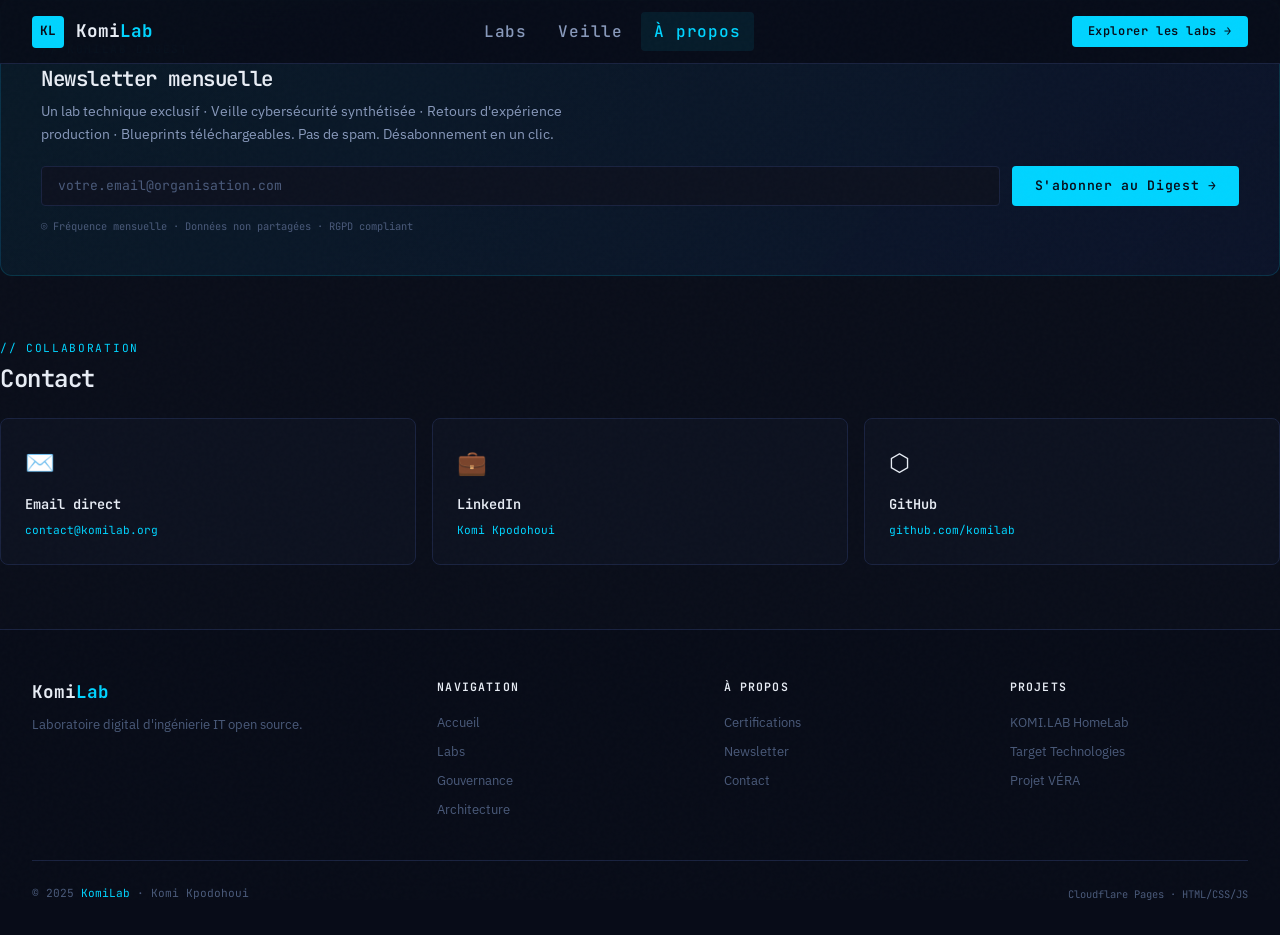
<file: about.html>
<!DOCTYPE html>
<html lang="fr">
<head>
  <meta charset="UTF-8">
  <meta name="viewport" content="width=device-width, initial-scale=1.0">
  <meta name="description" content="À propos de Komi Kpodohoui — CISO, CCNP, ISO 27001 Lead Implementer. KomiLab engineering lab.">
  <title>KomiLab — À propos</title>
  <link rel="stylesheet" href="assets/css/style.css">
  <style>
    .page-hero { padding:7rem 0 4rem; background:var(--bg-deep); border-bottom:1px solid var(--bg-border); position:relative; overflow:hidden; }
    .page-hero::before { content:''; position:absolute; inset:0; background-image: linear-gradient(rgba(0,212,255,0.03) 1px,transparent 1px),linear-gradient(90deg,rgba(0,212,255,0.03) 1px,transparent 1px); background-size:40px 40px; }
    .page-hero-inner { position:relative; z-index:1; }

    /* PROFILE */
    .profile-block {
      display: grid;
      grid-template-columns: 280px 1fr;
      gap: 3rem;
      align-items: start;
      margin-bottom: 4rem;
    }
    .profile-card {
      background: var(--bg-card);
      border: 1px solid var(--bg-border);
      border-radius: var(--radius-lg);
      padding: 2rem;
      text-align: center;
      position: sticky;
      top: 80px;
    }
    .profile-avatar {
      width: 96px; height: 96px;
      border-radius: 50%;
      background: linear-gradient(135deg, var(--cyan-ghost), rgba(37,99,235,0.2));
      border: 2px solid rgba(0,212,255,0.3);
      display: flex; align-items: center; justify-content: center;
      font-family: var(--font-mono);
      font-size: 2rem;
      font-weight: 700;
      color: var(--cyan);
      margin: 0 auto 1rem;
    }
    .profile-name {
      font-family: var(--font-mono);
      font-size: 1rem;
      font-weight: 700;
      color: var(--text-primary);
      margin-bottom: .25rem;
    }
    .profile-role {
      font-family: var(--font-mono);
      font-size: .7rem;
      color: var(--cyan);
      letter-spacing: .08em;
      margin-bottom: 1rem;
    }
    .profile-meta {
      display: flex;
      flex-direction: column;
      gap: .45rem;
      margin-bottom: 1.25rem;
      text-align: left;
    }
    .profile-meta-item {
      display: flex;
      align-items: center;
      gap: .6rem;
      font-family: var(--font-mono);
      font-size: .72rem;
      color: var(--text-secondary);
    }
    .profile-meta-item svg { color: var(--cyan); flex-shrink: 0; }
    .profile-socials { display:flex; gap:.5rem; justify-content:center; }

    /* CERTS */
    .cert-grid {
      display: grid;
      grid-template-columns: repeat(3, 1fr);
      gap: .75rem;
      margin-bottom: 3rem;
    }
    .cert-card {
      background: var(--bg-card);
      border: 1px solid var(--bg-border);
      border-radius: var(--radius-md);
      padding: 1rem 1.25rem;
      transition: all var(--transition);
    }
    .cert-card:hover { border-color: rgba(0,212,255,0.25); }
    .cert-name {
      font-family: var(--font-mono);
      font-size: .78rem;
      font-weight: 700;
      color: var(--cyan);
      margin-bottom: .25rem;
    }
    .cert-body {
      font-size: .75rem;
      color: var(--text-secondary);
      line-height: 1.5;
    }
    .cert-year {
      font-family: var(--font-mono);
      font-size: .65rem;
      color: var(--text-muted);
      margin-top: .4rem;
    }

    /* TIMELINE */
    .timeline { position:relative; padding-left:2rem; margin-bottom:3rem; }
    .timeline::before {
      content:'';
      position:absolute;
      left:.5rem; top:0; bottom:0;
      width:1px;
      background: linear-gradient(var(--cyan), transparent);
    }
    .tl-item {
      position: relative;
      margin-bottom: 1.75rem;
    }
    .tl-item::before {
      content:'';
      position:absolute;
      left:-1.65rem; top:.35rem;
      width:8px; height:8px;
      border-radius:50%;
      background: var(--cyan);
      box-shadow: 0 0 8px var(--cyan);
    }
    .tl-year {
      font-family: var(--font-mono);
      font-size: .68rem;
      color: var(--cyan);
      letter-spacing: .1em;
      margin-bottom: .2rem;
    }
    .tl-title {
      font-family: var(--font-mono);
      font-size: .88rem;
      font-weight: 600;
      color: var(--text-primary);
      margin-bottom: .3rem;
    }
    .tl-desc {
      font-size: .8rem;
      color: var(--text-secondary);
      line-height: 1.6;
    }

    /* SKILLS */
    .skills-grid {
      display: grid;
      grid-template-columns: repeat(2, 1fr);
      gap: 1.25rem;
      margin-bottom: 3rem;
    }
    .skill-group { background:var(--bg-card); border:1px solid var(--bg-border); border-radius:var(--radius-md); padding:1.25rem; }
    .skill-group-title {
      font-family: var(--font-mono);
      font-size: .72rem;
      font-weight: 600;
      color: var(--cyan);
      letter-spacing: .1em;
      text-transform: uppercase;
      margin-bottom: .75rem;
    }
    .skill-tags { display:flex; flex-wrap:wrap; gap:.35rem; }
    .skill-tag {
      font-family: var(--font-mono);
      font-size: .68rem;
      color: var(--text-secondary);
      background: rgba(255,255,255,0.04);
      border: 1px solid var(--bg-border);
      padding: .2rem .55rem;
      border-radius: var(--radius-sm);
    }

    /* NEWSLETTER */
    .newsletter-block {
      background: linear-gradient(135deg,rgba(0,212,255,0.06),rgba(37,99,235,0.08));
      border: 1px solid rgba(0,212,255,0.15);
      border-radius: var(--radius-lg);
      padding: 2.5rem;
      margin-bottom: 4rem;
    }
    .newsletter-form {
      display: flex;
      gap: .75rem;
      margin-top: 1.25rem;
      flex-wrap: wrap;
    }
    .newsletter-input {
      flex: 1;
      min-width: 240px;
      background: var(--bg-card);
      border: 1px solid var(--bg-border);
      border-radius: var(--radius-sm);
      padding: .65rem 1rem;
      font-family: var(--font-mono);
      font-size: .82rem;
      color: var(--text-primary);
      outline: none;
      transition: border-color var(--transition);
    }
    .newsletter-input::placeholder { color:var(--text-muted); }
    .newsletter-input:focus { border-color:rgba(0,212,255,.4); }

    @media(max-width:900px) {
      .profile-block { grid-template-columns:1fr; }
      .profile-card { position:static; }
      .cert-grid { grid-template-columns:1fr 1fr; }
      .skills-grid { grid-template-columns:1fr; }
    }
    @media(max-width:600px) { .cert-grid { grid-template-columns:1fr; } }
  </style>
</head>
<body>

<!-- NAV -->
<nav class="nav">
  <div class="container nav-inner">
    <a href="index.html" class="nav-logo">
      <div class="logo-mark">KL</div>
      <span class="logo-text">Komi<span>Lab</span></span>
    </a>
    <div class="nav-links">
      <a href="labs.html"         class="nav-link">Labs</a>
      <a href="veille.html"       class="nav-link">Veille</a>
      <a href="about.html"        class="nav-link active">À propos</a>
    </div>
    <a href="labs.html" class="nav-cta">Explorer les labs →</a>
    <button class="nav-hamburger" id="hamburger"><span></span><span></span><span></span></button>
  </div>
</nav>
<div class="mobile-nav" id="mobile-nav">
  <a href="labs.html"         class="mobile-nav-link">Labs</a>
  <a href="veille.html"       class="mobile-nav-link">Veille</a>
  <a href="about.html"        class="mobile-nav-link">À propos</a>
</div>


  <!-- NEWSLETTER -->
  <div id="newsletter" class="newsletter-block animate-in">
    <div class="section-eyebrow" style="margin-bottom:.5rem;">// KomiLab Digest</div>
    <h2 style="font-size:1.3rem;margin-bottom:.5rem;">Newsletter mensuelle</h2>
    <p style="color:var(--text-secondary);font-size:.85rem;max-width:560px;line-height:1.7;">
      Un lab technique exclusif · Veille cybersécurité synthétisée · Retours d'expérience production · Blueprints téléchargeables. Pas de spam. Désabonnement en un clic.
    </p>
    <div class="newsletter-form">
      <input type="email" class="newsletter-input" placeholder="votre.email@organisation.com">
      <button class="btn btn-primary" onclick="handleSubscribe(this)">
        S'abonner au Digest →
      </button>
    </div>
    <p style="font-family:var(--font-mono);font-size:.65rem;color:var(--text-muted);margin-top:.75rem;">
      ◎ Fréquence mensuelle · Données non partagées · RGPD compliant
    </p>
  </div>

  <!-- CONTACT -->
  <div id="contact" style="margin-bottom:4rem;">
    <div class="section-eyebrow" style="margin-bottom:.5rem;">// Collaboration</div>
    <h2 class="section-title" style="margin-bottom:1.5rem;">Contact</h2>
    <div style="display:grid;grid-template-columns:repeat(3,1fr);gap:1rem;">
      <a href="mailto:contact@komilab.org" style="text-decoration:none;">
        <div class="domain-card" style="cursor:pointer;">
          <span class="domain-icon">✉️</span>
          <div class="domain-title">Email direct</div>
          <div class="domain-count">contact@komilab.org</div>
        </div>
      </a>
      <a href="https://linkedin.com/in/komi-kpodohoui" target="_blank" rel="noopener" style="text-decoration:none;">
        <div class="domain-card" style="cursor:pointer;">
          <span class="domain-icon">💼</span>
          <div class="domain-title">LinkedIn</div>
          <div class="domain-count">Komi Kpodohoui</div>
        </div>
      </a>
      <a href="https://github.com/komilab" target="_blank" rel="noopener" style="text-decoration:none;">
        <div class="domain-card" style="cursor:pointer;">
          <span class="domain-icon">⬡</span>
          <div class="domain-title">GitHub</div>
          <div class="domain-count">github.com/komilab</div>
        </div>
      </a>
    </div>
  </div>

</div><!-- /container -->

<!-- FOOTER -->
<footer class="footer">
  <div class="container">
    <div class="footer-inner">
      <div>
        <div class="footer-brand-name">Komi<span>Lab</span></div>
        <p class="footer-brand-desc">Laboratoire digital d'ingénierie IT open source.</p>
      </div>
      <div>
        <div class="footer-col-title">Navigation</div>
        <div class="footer-links">
          <a href="index.html"        class="footer-link">Accueil</a>
          <a href="labs.html"         class="footer-link">Labs</a>
          <a href="governance.html"   class="footer-link">Gouvernance</a>
          <a href="architecture.html" class="footer-link">Architecture</a>
        </div>
      </div>
      <div>
        <div class="footer-col-title">À propos</div>
        <div class="footer-links">
          <a href="#certifications" class="footer-link">Certifications</a>
          <a href="#newsletter"     class="footer-link">Newsletter</a>
          <a href="#contact"        class="footer-link">Contact</a>
        </div>
      </div>
      <div>
        <div class="footer-col-title">Projets</div>
        <div class="footer-links">
          <a href="https://github.com/komilab" target="_blank" class="footer-link">KOMI.LAB HomeLab</a>
          <a href="#" class="footer-link">Target Technologies</a>
          <a href="#" class="footer-link">Projet VÉRA</a>
        </div>
      </div>
    </div>
    <div class="footer-bottom">
      <div class="footer-copy">© 2025 <span>KomiLab</span> · Komi Kpodohoui</div>
      <div class="footer-stack">Cloudflare Pages · HTML/CSS/JS</div>
    </div>
  </div>
</footer>

<script src="assets/js/main.js"></script>
<script>
function handleSubscribe(btn) {
  const input = btn.previousElementSibling;
  if (!input.value || !input.value.includes('@')) {
    input.style.borderColor = 'var(--red-alert)';
    setTimeout(() => input.style.borderColor = '', 2000);
    return;
  }
  btn.textContent = '✓ Inscrit !';
  btn.style.background = 'var(--green-ok)';
  btn.style.color = 'var(--bg-deep)';
  input.value = '';
  setTimeout(() => { btn.textContent = 'S\'abonner au Digest →'; btn.style.background = ''; btn.style.color = ''; }, 3000);
}
</script>
</body>
</html>
</file>
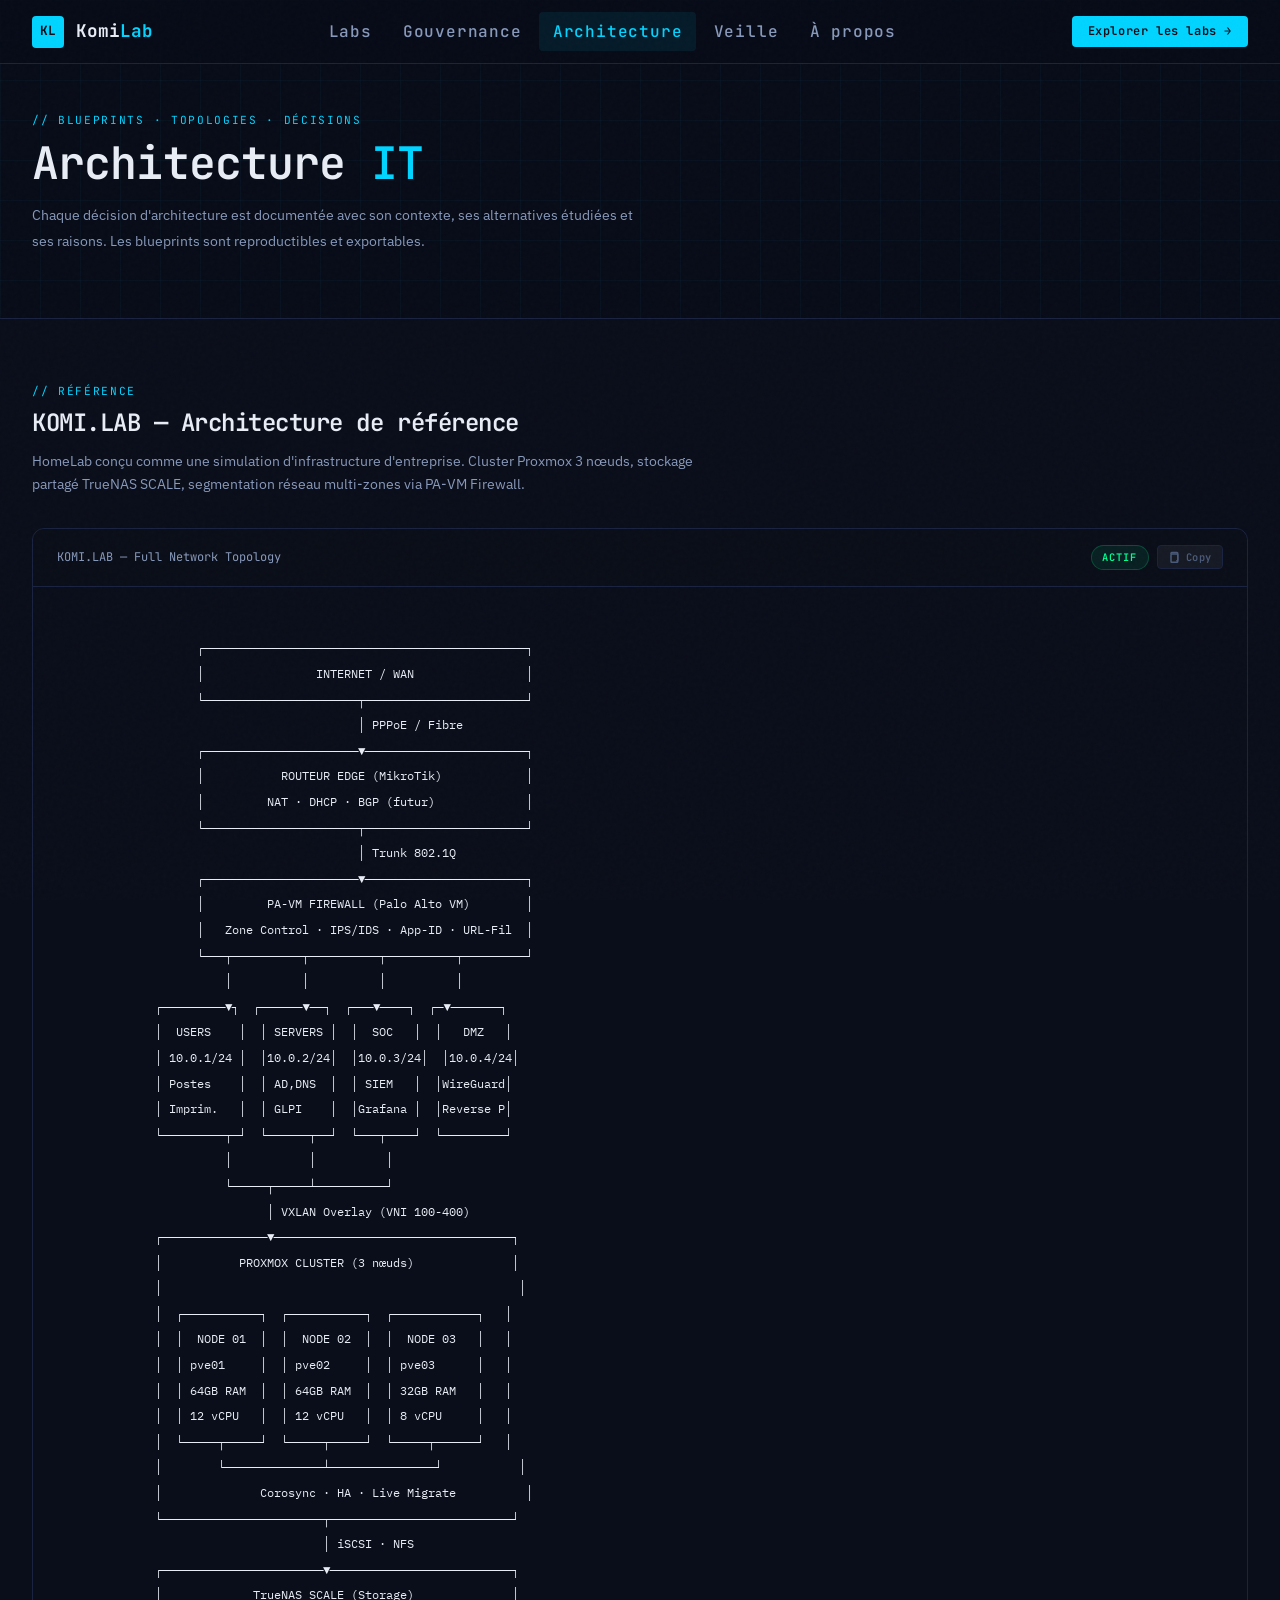
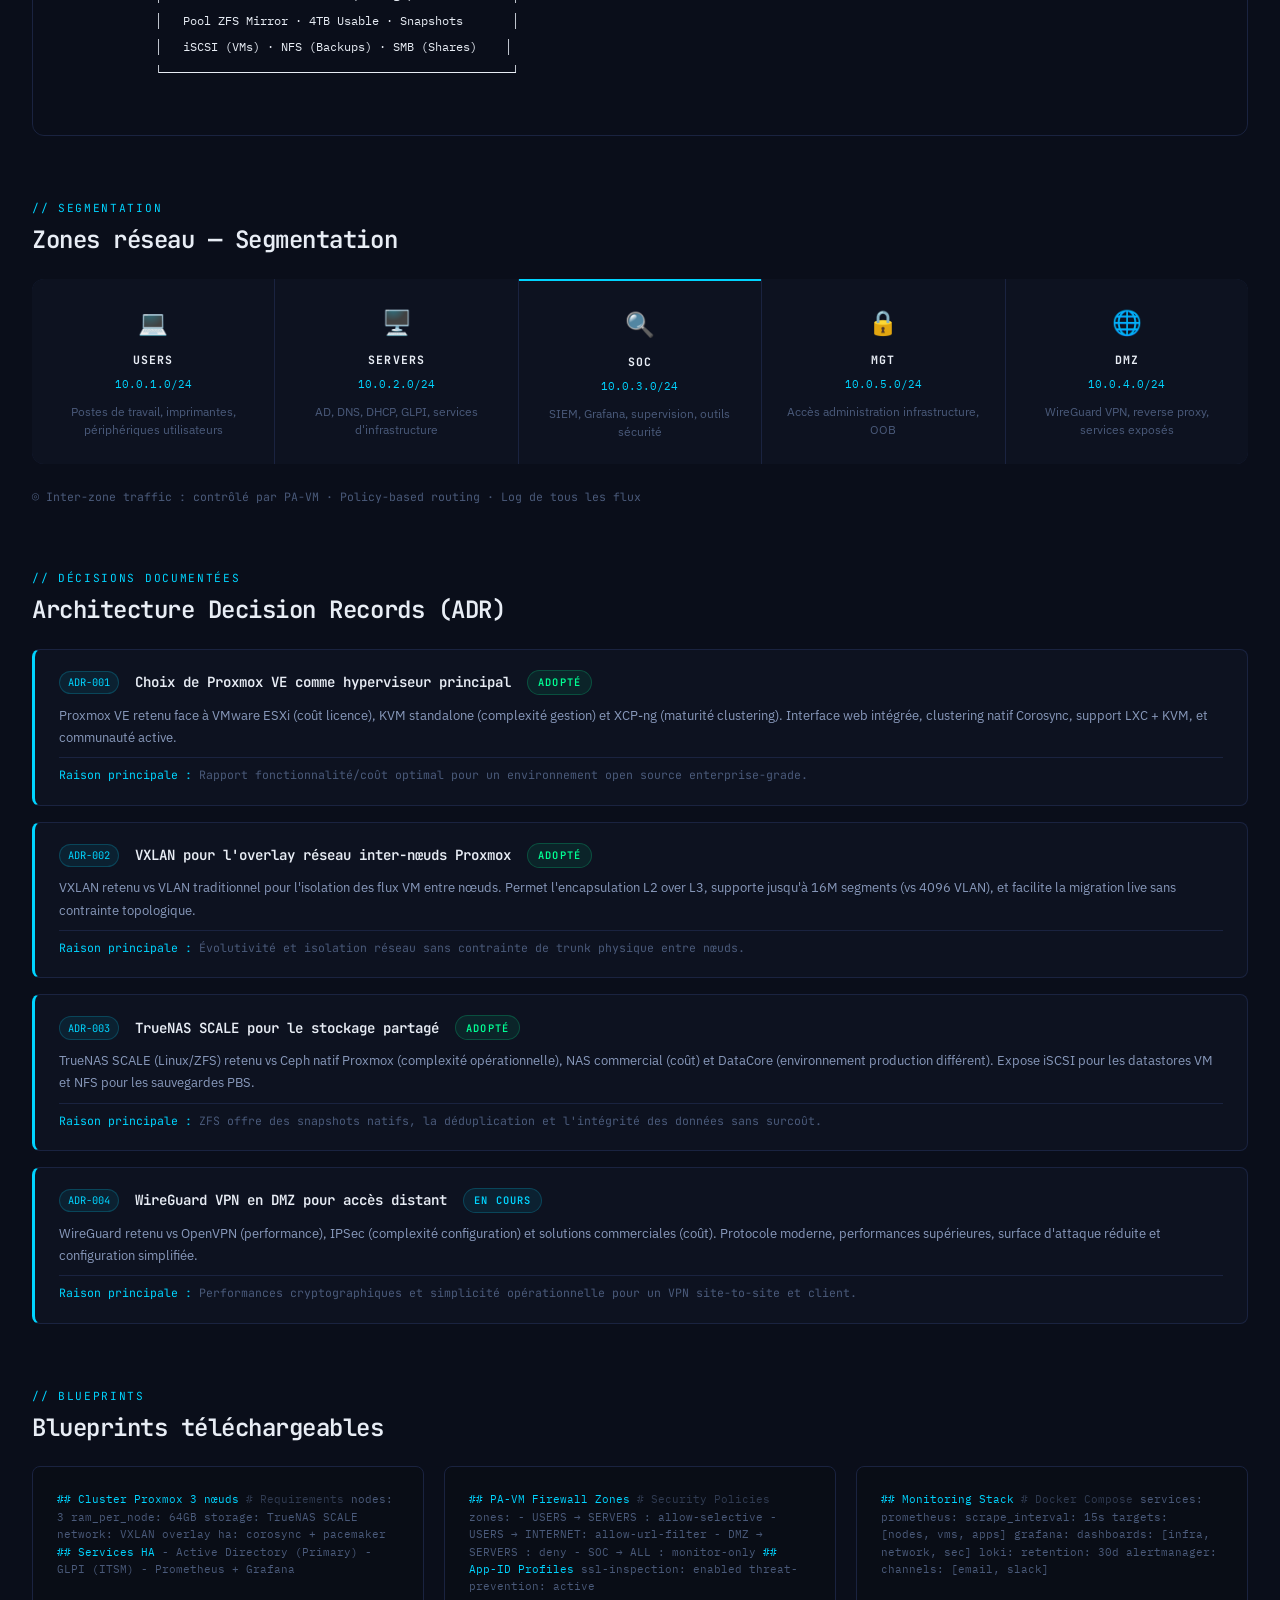
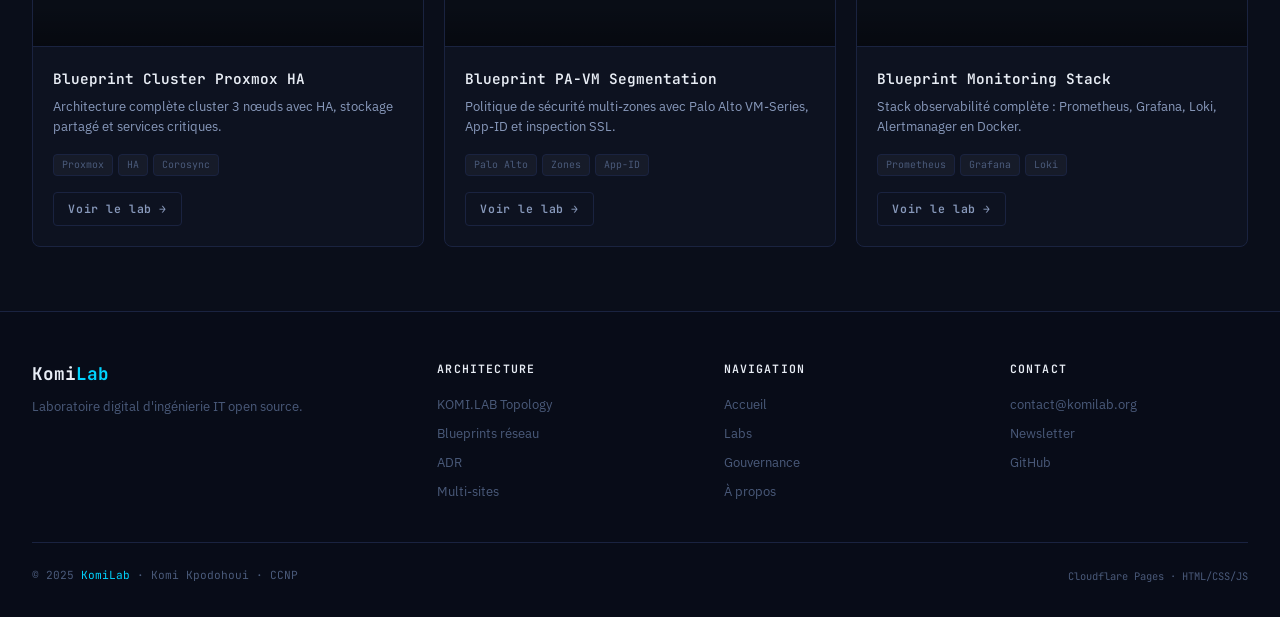
<file: architecture.html>
<!DOCTYPE html>
<html lang="fr">
<head>
  <meta charset="UTF-8">
  <meta name="viewport" content="width=device-width, initial-scale=1.0">
  <meta name="description" content="KomiLab Architecture — Blueprints réseau, topologies multi-sites, référence KOMI.LAB HomeLab.">
  <title>KomiLab — Architecture IT</title>
  <link rel="stylesheet" href="assets/css/style.css">
  <style>
    .page-hero {
      padding: 7rem 0 4rem;
      background: var(--bg-deep);
      border-bottom: 1px solid var(--bg-border);
      position: relative; overflow: hidden;
    }
    .page-hero::before {
      content: '';
      position: absolute; inset: 0;
      background-image:
        linear-gradient(rgba(0,212,255,0.03) 1px, transparent 1px),
        linear-gradient(90deg, rgba(0,212,255,0.03) 1px, transparent 1px);
      background-size: 40px 40px;
    }
    .page-hero-inner { position: relative; z-index: 1; }

    /* BLUEPRINT CARDS */
    .blueprint-grid {
      display: grid;
      grid-template-columns: repeat(3, 1fr);
      gap: 1.25rem;
      margin-bottom: 4rem;
    }
    .blueprint-card {
      background: var(--bg-card);
      border: 1px solid var(--bg-border);
      border-radius: var(--radius-md);
      overflow: hidden;
      transition: all var(--transition);
    }
    .blueprint-card:hover {
      border-color: rgba(0,212,255,0.25);
      transform: translateY(-2px);
      box-shadow: var(--shadow-card);
    }
    .blueprint-preview {
      background: rgba(0,0,0,0.3);
      border-bottom: 1px solid var(--bg-border);
      padding: 1.5rem;
      font-family: var(--font-code);
      font-size: 0.68rem;
      color: var(--text-muted);
      line-height: 1.6;
      min-height: 180px;
      overflow: hidden;
      position: relative;
    }
    .blueprint-preview .highlight { color: var(--cyan); }
    .blueprint-preview .comment  { color: var(--text-muted); opacity: .6; }
    .blueprint-preview::after {
      content: '';
      position: absolute;
      bottom: 0; left: 0; right: 0;
      height: 40px;
      background: linear-gradient(transparent, rgba(0,0,0,0.3));
    }
    .blueprint-body { padding: 1.25rem; }
    .blueprint-title {
      font-family: var(--font-mono);
      font-size: .9rem;
      font-weight: 600;
      color: var(--text-primary);
      margin-bottom: .4rem;
    }
    .blueprint-desc {
      font-size: .8rem;
      color: var(--text-secondary);
      line-height: 1.6;
      margin-bottom: 1rem;
    }
    .blueprint-tags {
      display: flex; flex-wrap: wrap; gap: .3rem; margin-bottom: 1rem;
    }

    /* ZONES TABLE */
    .zones-grid {
      display: grid;
      grid-template-columns: repeat(5, 1fr);
      gap: 1px;
      background: var(--bg-border);
      border-radius: var(--radius-lg);
      overflow: hidden;
      margin-bottom: 1.5rem;
    }
    .zone-card {
      background: var(--bg-card);
      padding: 1.5rem 1rem;
      text-align: center;
    }
    .zone-icon { font-size: 1.5rem; margin-bottom: .6rem; }
    .zone-name {
      font-family: var(--font-mono);
      font-size: .72rem;
      font-weight: 700;
      color: var(--text-primary);
      text-transform: uppercase;
      letter-spacing: .1em;
      margin-bottom: .4rem;
    }
    .zone-subnet {
      font-family: var(--font-code);
      font-size: .7rem;
      color: var(--cyan);
      margin-bottom: .6rem;
    }
    .zone-desc {
      font-size: .72rem;
      color: var(--text-muted);
      line-height: 1.5;
    }

    /* FULL TOPO */
    .topo-block {
      background: var(--bg-card);
      border: 1px solid var(--bg-border);
      border-radius: var(--radius-lg);
      overflow: hidden;
      margin-bottom: 4rem;
    }
    .topo-header {
      display: flex;
      align-items: center;
      justify-content: space-between;
      padding: 1rem 1.5rem;
      background: rgba(0,0,0,0.25);
      border-bottom: 1px solid var(--bg-border);
    }

    /* DECISION RECORD */
    .adr-list {
      display: flex;
      flex-direction: column;
      gap: 1rem;
      margin-bottom: 4rem;
    }
    .adr-card {
      background: var(--bg-card);
      border: 1px solid var(--bg-border);
      border-left: 3px solid var(--cyan);
      border-radius: var(--radius-md);
      padding: 1.25rem 1.5rem;
      transition: all var(--transition);
    }
    .adr-card:hover { background: var(--bg-card-hover); }
    .adr-header {
      display: flex;
      align-items: center;
      gap: 1rem;
      margin-bottom: .6rem;
      flex-wrap: wrap;
    }
    .adr-num {
      font-family: var(--font-mono);
      font-size: .65rem;
      color: var(--cyan);
      background: var(--cyan-ghost);
      border: 1px solid rgba(0,212,255,.2);
      padding: .15rem .5rem;
      border-radius: 100px;
    }
    .adr-title {
      font-family: var(--font-mono);
      font-size: .88rem;
      font-weight: 600;
      color: var(--text-primary);
    }
    .adr-body {
      font-size: .82rem;
      color: var(--text-secondary);
      line-height: 1.7;
    }
    .adr-reason {
      font-family: var(--font-mono);
      font-size: .72rem;
      color: var(--text-muted);
      margin-top: .5rem;
      padding-top: .5rem;
      border-top: 1px solid var(--bg-border);
    }
    .adr-reason span { color: var(--cyan); }

    @media(max-width:900px) {
      .blueprint-grid { grid-template-columns: 1fr 1fr; }
      .zones-grid { grid-template-columns: 1fr 1fr; }
    }
    @media(max-width:600px) {
      .blueprint-grid { grid-template-columns: 1fr; }
      .zones-grid { grid-template-columns: 1fr; }
    }
  </style>
</head>
<body>

<!-- NAV -->
<nav class="nav">
  <div class="container nav-inner">
    <a href="index.html" class="nav-logo">
      <div class="logo-mark">KL</div>
      <span class="logo-text">Komi<span>Lab</span></span>
    </a>
    <div class="nav-links">
      <a href="labs.html"         class="nav-link">Labs</a>
      <a href="governance.html"   class="nav-link">Gouvernance</a>
      <a href="architecture.html" class="nav-link active">Architecture</a>
      <a href="veille.html"       class="nav-link">Veille</a>
      <a href="about.html"        class="nav-link">À propos</a>
    </div>
    <a href="labs.html" class="nav-cta">Explorer les labs →</a>
    <button class="nav-hamburger" id="hamburger"><span></span><span></span><span></span></button>
  </div>
</nav>
<div class="mobile-nav" id="mobile-nav">
  <a href="labs.html"         class="mobile-nav-link">Labs</a>
  <a href="governance.html"   class="mobile-nav-link">Gouvernance</a>
  <a href="architecture.html" class="mobile-nav-link">Architecture</a>
  <a href="veille.html"       class="mobile-nav-link">Veille</a>
  <a href="about.html"        class="mobile-nav-link">À propos</a>
</div>

<!-- HERO -->
<section class="page-hero">
  <div class="container page-hero-inner">
    <div class="section-eyebrow">// Blueprints · Topologies · Décisions</div>
    <h1 style="font-size:clamp(1.8rem,4vw,2.8rem);margin-bottom:.75rem;">
      Architecture <span style="color:var(--cyan)">IT</span>
    </h1>
    <p style="color:var(--text-secondary);font-size:.9rem;max-width:620px;line-height:1.8;">
      Chaque décision d'architecture est documentée avec son contexte, ses alternatives étudiées et ses raisons. Les blueprints sont reproductibles et exportables.
    </p>
  </div>
</section>

<div class="container" style="padding-top:4rem;">

  <!-- KOMI.LAB REFERENCE ARCHITECTURE -->
  <div class="section-eyebrow" style="margin-bottom:.5rem;">// Référence</div>
  <h2 class="section-title" style="margin-bottom:.75rem;">KOMI.LAB — Architecture de référence</h2>
  <p style="color:var(--text-secondary);font-size:.85rem;margin-bottom:2rem;max-width:680px;line-height:1.7;">
    HomeLab conçu comme une simulation d'infrastructure d'entreprise. Cluster Proxmox 3 nœuds, stockage partagé TrueNAS SCALE, segmentation réseau multi-zones via PA-VM Firewall.
  </p>

  <!-- FULL TOPOLOGY -->
  <div class="topo-block animate-in">
    <div class="topo-header">
      <span style="font-family:var(--font-mono);font-size:.75rem;color:var(--text-secondary);">KOMI.LAB — Full Network Topology</span>
      <div style="display:flex;gap:.5rem;align-items:center;">
        <span class="badge badge-green">Actif</span>
        <button class="copy-btn">
          <svg viewBox="0 0 16 16" fill="none" stroke="currentColor" stroke-width="2"><rect x="4" y="4" width="9" height="11" rx="1"/><path d="M4 4V3a1 1 0 011-1h7a1 1 0 011 1v9a1 1 0 01-1 1h-1"/></svg>
          Copy
        </button>
      </div>
    </div>
    <pre style="padding:1.5rem;background:rgba(0,0,0,.2);overflow-x:auto;margin:0;"><code style="font-size:.78rem;line-height:1.8;">
                    ┌──────────────────────────────────────────────┐
                    │                INTERNET / WAN                │
                    └──────────────────────┬───────────────────────┘
                                           │ PPPoE / Fibre
                    ┌──────────────────────▼───────────────────────┐
                    │           ROUTEUR EDGE (MikroTik)            │
                    │         NAT · DHCP · BGP (futur)             │
                    └──────────────────────┬───────────────────────┘
                                           │ Trunk 802.1Q
                    ┌──────────────────────▼───────────────────────┐
                    │         PA-VM FIREWALL (Palo Alto VM)        │
                    │   Zone Control · IPS/IDS · App-ID · URL-Fil  │
                    └───┬──────────┬──────────┬──────────┬─────────┘
                        │          │          │          │
              ┌─────────▼┐  ┌──────▼──┐  ┌───▼────┐  ┌─▼───────┐
              │  USERS    │  │ SERVERS │  │  SOC   │  │   DMZ   │
              │ 10.0.1/24 │  │10.0.2/24│  │10.0.3/24│  │10.0.4/24│
              │ Postes    │  │ AD,DNS  │  │ SIEM   │  │WireGuard│
              │ Imprim.   │  │ GLPI    │  │Grafana │  │Reverse P│
              └─────────┬─┘  └──────┬──┘  └───┬────┘  └─────────┘
                        │           │          │
                        └─────┬─────┴──────────┘
                              │ VXLAN Overlay (VNI 100-400)
              ┌───────────────▼──────────────────────────────────┐
              │           PROXMOX CLUSTER (3 nœuds)              │
              │                                                   │
              │  ┌───────────┐  ┌───────────┐  ┌────────────┐   │
              │  │  NODE 01  │  │  NODE 02  │  │  NODE 03   │   │
              │  │ pve01     │  │ pve02     │  │ pve03      │   │
              │  │ 64GB RAM  │  │ 64GB RAM  │  │ 32GB RAM   │   │
              │  │ 12 vCPU   │  │ 12 vCPU   │  │ 8 vCPU     │   │
              │  └─────┬─────┘  └─────┬─────┘  └─────┬──────┘   │
              │        └──────────────┴───────────────┘           │
              │              Corosync · HA · Live Migrate          │
              └───────────────────────┬──────────────────────────┘
                                      │ iSCSI · NFS
              ┌───────────────────────▼──────────────────────────┐
              │             TrueNAS SCALE (Storage)              │
              │   Pool ZFS Mirror · 4TB Usable · Snapshots       │
              │   iSCSI (VMs) · NFS (Backups) · SMB (Shares)    │
              └──────────────────────────────────────────────────┘
    </code></pre>
  </div>

  <!-- NETWORK ZONES -->
  <div class="section-eyebrow" style="margin-bottom:.5rem;">// Segmentation</div>
  <h2 class="section-title" style="margin-bottom:1.5rem;">Zones réseau — Segmentation</h2>
  <div class="zones-grid animate-in">
    <div class="zone-card">
      <div class="zone-icon">💻</div>
      <div class="zone-name">USERS</div>
      <div class="zone-subnet">10.0.1.0/24</div>
      <div class="zone-desc">Postes de travail, imprimantes, périphériques utilisateurs</div>
    </div>
    <div class="zone-card">
      <div class="zone-icon">🖥️</div>
      <div class="zone-name">SERVERS</div>
      <div class="zone-subnet">10.0.2.0/24</div>
      <div class="zone-desc">AD, DNS, DHCP, GLPI, services d'infrastructure</div>
    </div>
    <div class="zone-card" style="border-top:2px solid var(--cyan);">
      <div class="zone-icon">🔍</div>
      <div class="zone-name">SOC</div>
      <div class="zone-subnet">10.0.3.0/24</div>
      <div class="zone-desc">SIEM, Grafana, supervision, outils sécurité</div>
    </div>
    <div class="zone-card">
      <div class="zone-icon">🔒</div>
      <div class="zone-name">MGT</div>
      <div class="zone-subnet">10.0.5.0/24</div>
      <div class="zone-desc">Accès administration infrastructure, OOB</div>
    </div>
    <div class="zone-card">
      <div class="zone-icon">🌐</div>
      <div class="zone-name">DMZ</div>
      <div class="zone-subnet">10.0.4.0/24</div>
      <div class="zone-desc">WireGuard VPN, reverse proxy, services exposés</div>
    </div>
  </div>
  <p style="font-family:var(--font-mono);font-size:.72rem;color:var(--text-muted);margin-bottom:4rem;">
    ◎ Inter-zone traffic : contrôlé par PA-VM · Policy-based routing · Log de tous les flux
  </p>

  <!-- ADR — Architecture Decision Records -->
  <div class="section-eyebrow" style="margin-bottom:.5rem;">// Décisions documentées</div>
  <h2 class="section-title" style="margin-bottom:1.5rem;">Architecture Decision Records (ADR)</h2>
  <div class="adr-list">
    <div class="adr-card animate-in">
      <div class="adr-header">
        <span class="adr-num">ADR-001</span>
        <div class="adr-title">Choix de Proxmox VE comme hyperviseur principal</div>
        <span class="badge badge-green">Adopté</span>
      </div>
      <div class="adr-body">Proxmox VE retenu face à VMware ESXi (coût licence), KVM standalone (complexité gestion) et XCP-ng (maturité clustering). Interface web intégrée, clustering natif Corosync, support LXC + KVM, et communauté active.</div>
      <div class="adr-reason"><span>Raison principale :</span> Rapport fonctionnalité/coût optimal pour un environnement open source enterprise-grade.</div>
    </div>
    <div class="adr-card animate-in" style="transition-delay:.08s">
      <div class="adr-header">
        <span class="adr-num">ADR-002</span>
        <div class="adr-title">VXLAN pour l'overlay réseau inter-nœuds Proxmox</div>
        <span class="badge badge-green">Adopté</span>
      </div>
      <div class="adr-body">VXLAN retenu vs VLAN traditionnel pour l'isolation des flux VM entre nœuds. Permet l'encapsulation L2 over L3, supporte jusqu'à 16M segments (vs 4096 VLAN), et facilite la migration live sans contrainte topologique.</div>
      <div class="adr-reason"><span>Raison principale :</span> Évolutivité et isolation réseau sans contrainte de trunk physique entre nœuds.</div>
    </div>
    <div class="adr-card animate-in" style="transition-delay:.12s">
      <div class="adr-header">
        <span class="adr-num">ADR-003</span>
        <div class="adr-title">TrueNAS SCALE pour le stockage partagé</div>
        <span class="badge badge-green">Adopté</span>
      </div>
      <div class="adr-body">TrueNAS SCALE (Linux/ZFS) retenu vs Ceph natif Proxmox (complexité opérationnelle), NAS commercial (coût) et DataCore (environnement production différent). Expose iSCSI pour les datastores VM et NFS pour les sauvegardes PBS.</div>
      <div class="adr-reason"><span>Raison principale :</span> ZFS offre des snapshots natifs, la déduplication et l'intégrité des données sans surcoût.</div>
    </div>
    <div class="adr-card animate-in" style="transition-delay:.16s">
      <div class="adr-header">
        <span class="adr-num">ADR-004</span>
        <div class="adr-title">WireGuard VPN en DMZ pour accès distant</div>
        <span class="badge badge-cyan">En cours</span>
      </div>
      <div class="adr-body">WireGuard retenu vs OpenVPN (performance), IPSec (complexité configuration) et solutions commerciales (coût). Protocole moderne, performances supérieures, surface d'attaque réduite et configuration simplifiée.</div>
      <div class="adr-reason"><span>Raison principale :</span> Performances cryptographiques et simplicité opérationnelle pour un VPN site-to-site et client.</div>
    </div>
  </div>

  <!-- BLUEPRINTS -->
  <div class="section-eyebrow" style="margin-bottom:.5rem;">// Blueprints</div>
  <h2 class="section-title" style="margin-bottom:1.5rem;">Blueprints téléchargeables</h2>
  <div class="blueprint-grid">
    <div class="blueprint-card animate-in">
      <div class="blueprint-preview">
<span class="highlight">## Cluster Proxmox 3 nœuds</span>
<span class="comment"># Requirements</span>
nodes: 3
ram_per_node: 64GB
storage: TrueNAS SCALE
network: VXLAN overlay
ha: corosync + pacemaker

<span class="highlight">## Services HA</span>
- Active Directory (Primary)
- GLPI (ITSM)
- Prometheus + Grafana
      </div>
      <div class="blueprint-body">
        <div class="blueprint-title">Blueprint Cluster Proxmox HA</div>
        <div class="blueprint-desc">Architecture complète cluster 3 nœuds avec HA, stockage partagé et services critiques.</div>
        <div class="blueprint-tags">
          <span class="lab-tag">Proxmox</span><span class="lab-tag">HA</span><span class="lab-tag">Corosync</span>
        </div>
        <a href="labs/proxmox-cluster-truenas.html" class="btn btn-ghost" style="font-size:.72rem;padding:.4rem .9rem;">Voir le lab →</a>
      </div>
    </div>
    <div class="blueprint-card animate-in" style="transition-delay:.08s">
      <div class="blueprint-preview">
<span class="highlight">## PA-VM Firewall Zones</span>
<span class="comment"># Security Policies</span>
zones:
  - USERS  → SERVERS : allow-selective
  - USERS  → INTERNET: allow-url-filter
  - DMZ    → SERVERS : deny
  - SOC    → ALL     : monitor-only

<span class="highlight">## App-ID Profiles</span>
ssl-inspection: enabled
threat-prevention: active
      </div>
      <div class="blueprint-body">
        <div class="blueprint-title">Blueprint PA-VM Segmentation</div>
        <div class="blueprint-desc">Politique de sécurité multi-zones avec Palo Alto VM-Series, App-ID et inspection SSL.</div>
        <div class="blueprint-tags">
          <span class="lab-tag">Palo Alto</span><span class="lab-tag">Zones</span><span class="lab-tag">App-ID</span>
        </div>
        <a href="labs/palo-alto-vxlan-dmz.html" class="btn btn-ghost" style="font-size:.72rem;padding:.4rem .9rem;">Voir le lab →</a>
      </div>
    </div>
    <div class="blueprint-card animate-in" style="transition-delay:.16s">
      <div class="blueprint-preview">
<span class="highlight">## Monitoring Stack</span>
<span class="comment"># Docker Compose</span>
services:
  prometheus:
    scrape_interval: 15s
    targets: [nodes, vms, apps]
  grafana:
    dashboards: [infra, network, sec]
  loki:
    retention: 30d
  alertmanager:
    channels: [email, slack]
      </div>
      <div class="blueprint-body">
        <div class="blueprint-title">Blueprint Monitoring Stack</div>
        <div class="blueprint-desc">Stack observabilité complète : Prometheus, Grafana, Loki, Alertmanager en Docker.</div>
        <div class="blueprint-tags">
          <span class="lab-tag">Prometheus</span><span class="lab-tag">Grafana</span><span class="lab-tag">Loki</span>
        </div>
        <a href="labs/docker-monitoring-stack.html" class="btn btn-ghost" style="font-size:.72rem;padding:.4rem .9rem;">Voir le lab →</a>
      </div>
    </div>
  </div>

</div><!-- /container -->

<!-- FOOTER -->
<footer class="footer">
  <div class="container">
    <div class="footer-inner">
      <div>
        <div class="footer-brand-name">Komi<span>Lab</span></div>
        <p class="footer-brand-desc">Laboratoire digital d'ingénierie IT open source.</p>
      </div>
      <div>
        <div class="footer-col-title">Architecture</div>
        <div class="footer-links">
          <a href="#" class="footer-link">KOMI.LAB Topology</a>
          <a href="#" class="footer-link">Blueprints réseau</a>
          <a href="#" class="footer-link">ADR</a>
          <a href="#" class="footer-link">Multi-sites</a>
        </div>
      </div>
      <div>
        <div class="footer-col-title">Navigation</div>
        <div class="footer-links">
          <a href="index.html"       class="footer-link">Accueil</a>
          <a href="labs.html"        class="footer-link">Labs</a>
          <a href="governance.html"  class="footer-link">Gouvernance</a>
          <a href="about.html"       class="footer-link">À propos</a>
        </div>
      </div>
      <div>
        <div class="footer-col-title">Contact</div>
        <div class="footer-links">
          <a href="about.html#contact"    class="footer-link">contact@komilab.org</a>
          <a href="about.html#newsletter" class="footer-link">Newsletter</a>
          <a href="https://github.com/komilab" target="_blank" class="footer-link">GitHub</a>
        </div>
      </div>
    </div>
    <div class="footer-bottom">
      <div class="footer-copy">© 2025 <span>KomiLab</span> · Komi Kpodohoui · CCNP</div>
      <div class="footer-stack">Cloudflare Pages · HTML/CSS/JS</div>
    </div>
  </div>
</footer>

<script src="assets/js/main.js"></script>
</body>
</html>
</file>
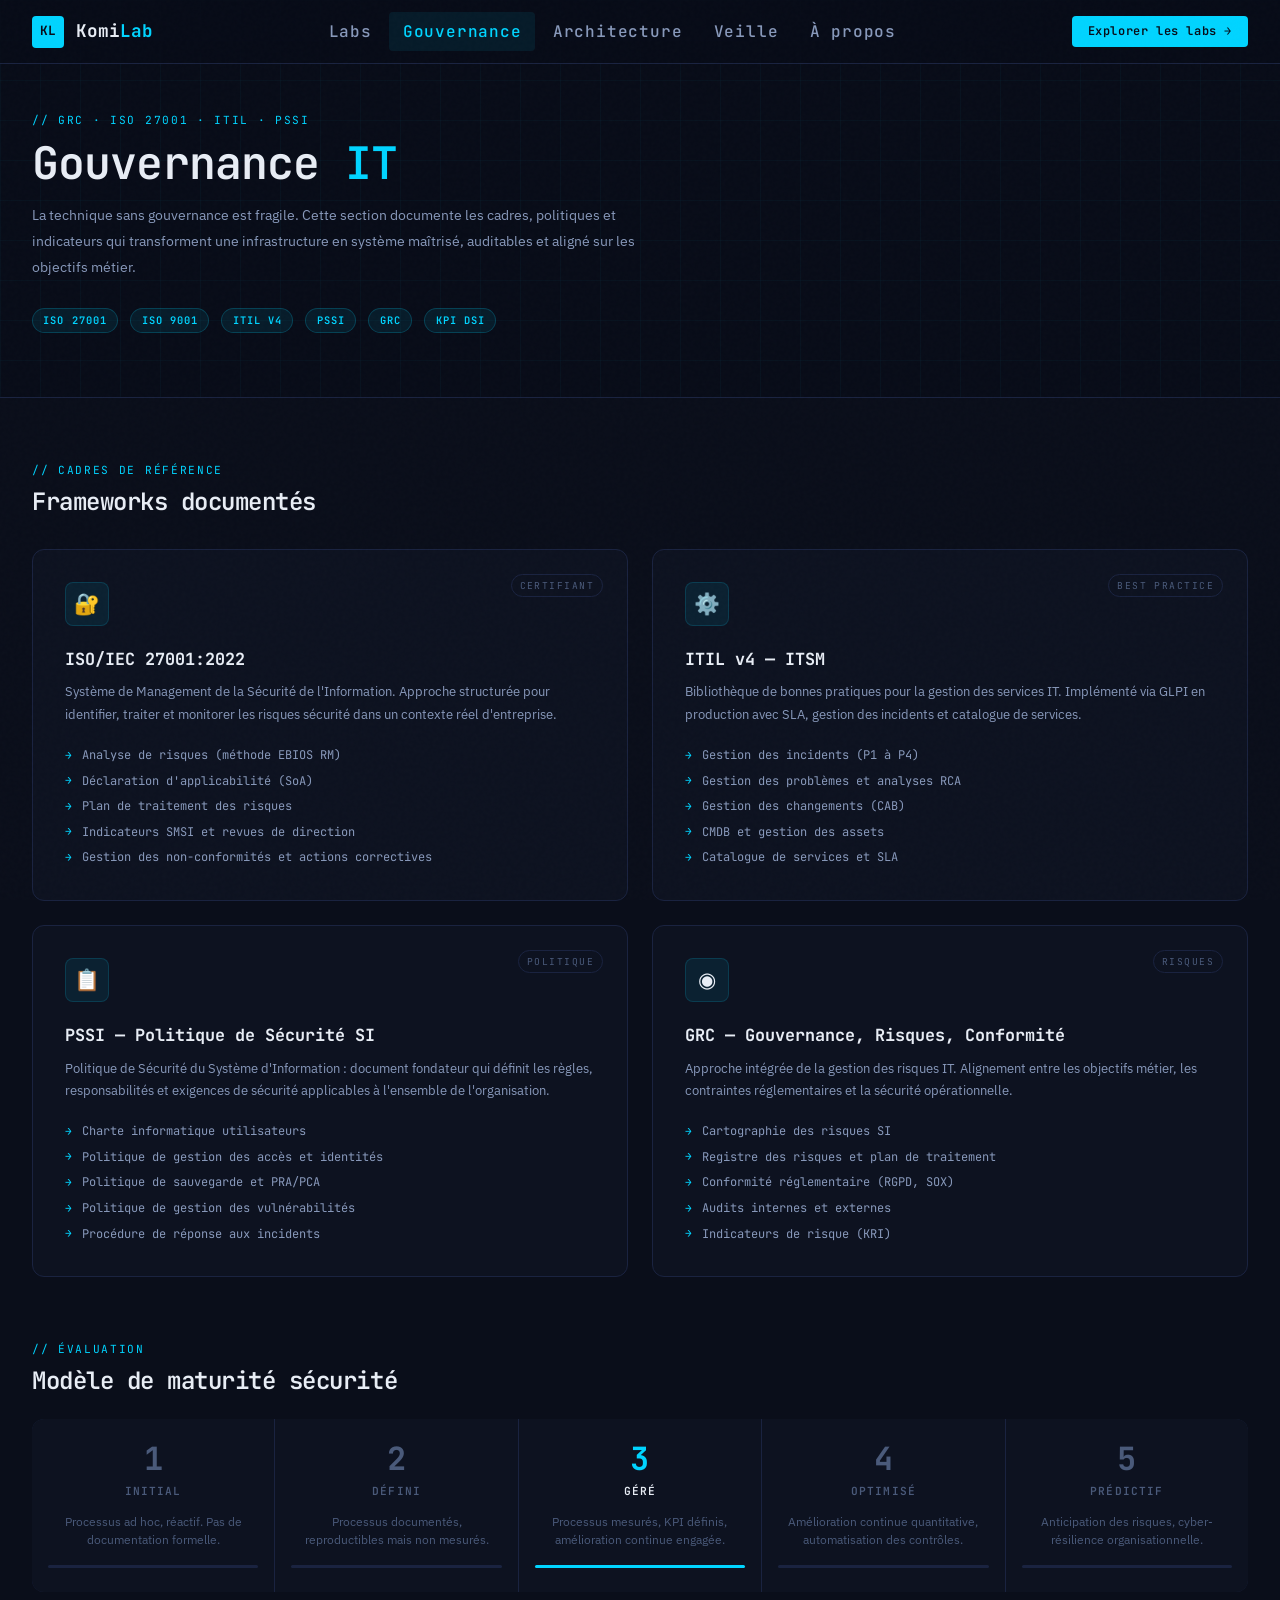
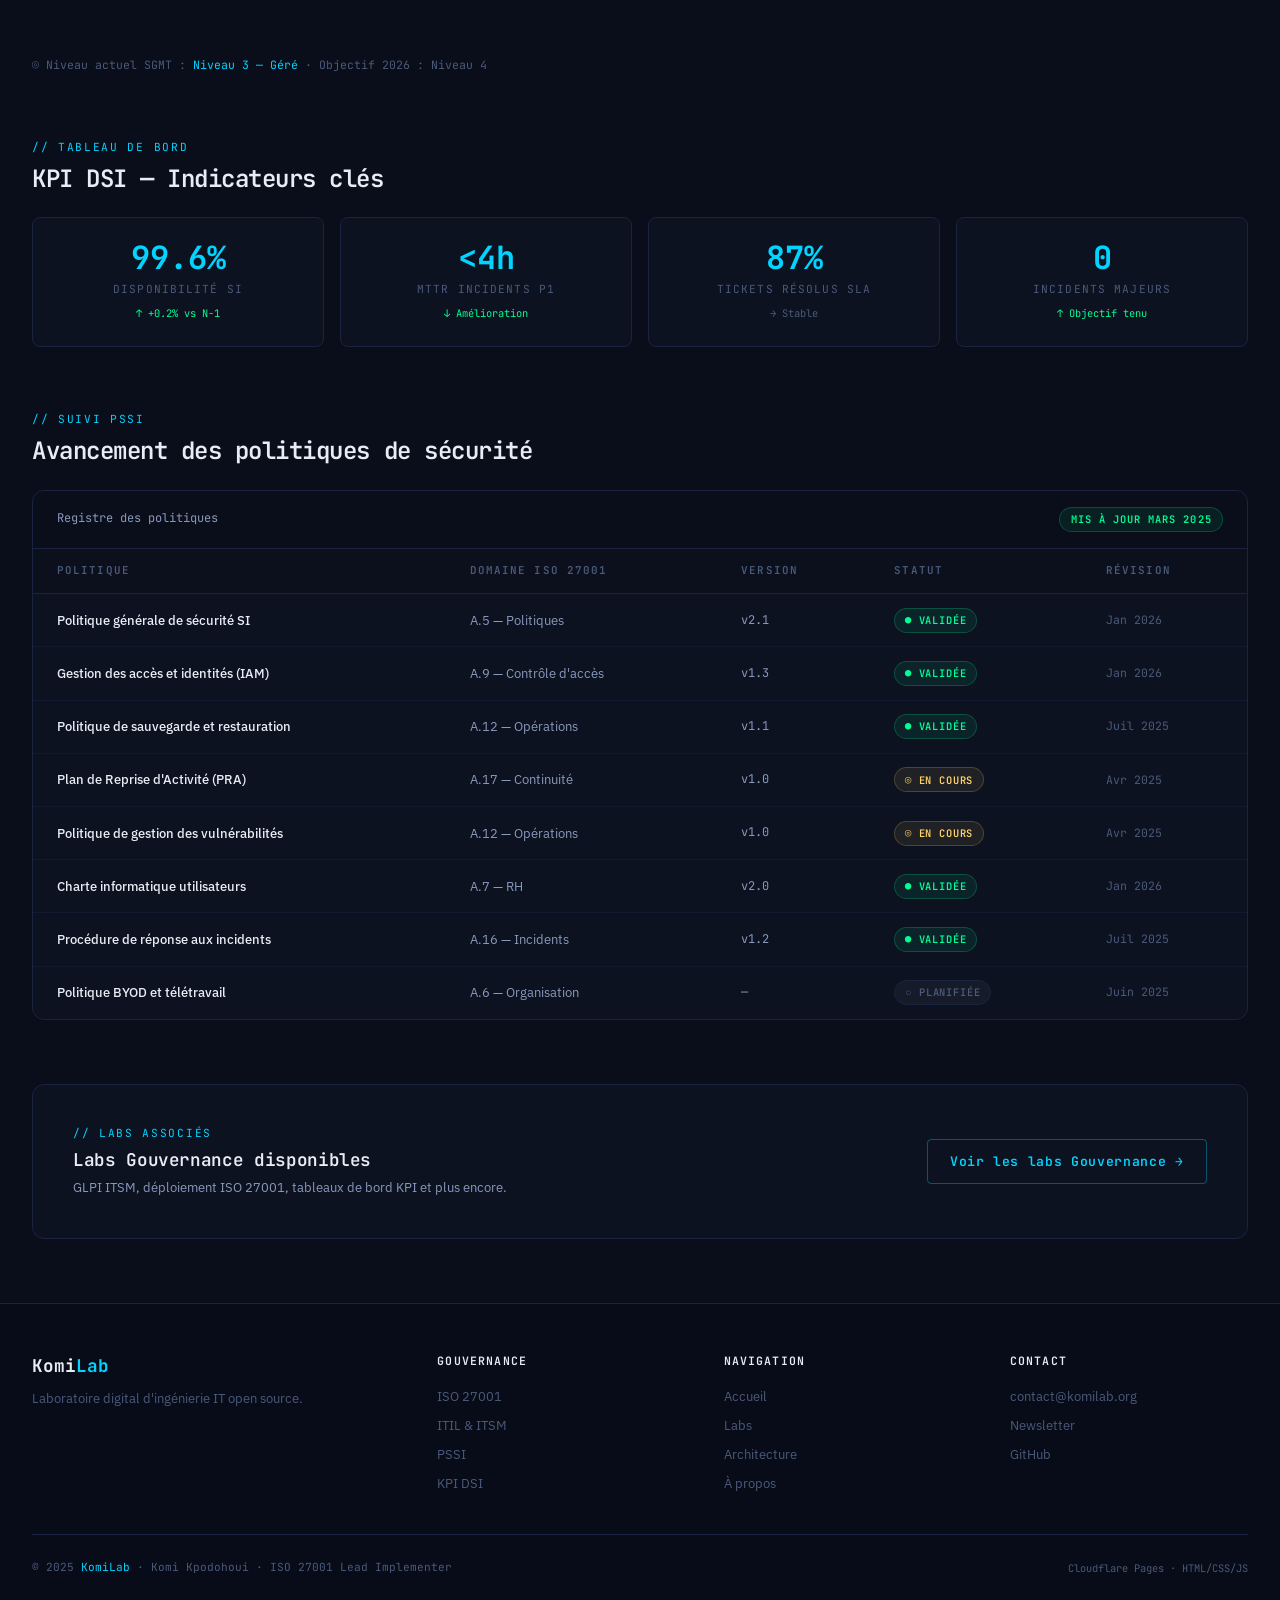
<file: governance.html>
<!DOCTYPE html>
<html lang="fr">
<head>
  <meta charset="UTF-8">
  <meta name="viewport" content="width=device-width, initial-scale=1.0">
  <meta name="description" content="KomiLab Gouvernance IT — GRC, ISO 27001, ITIL, PSSI, KPI DSI. Cadres et pratiques de gouvernance documentés depuis des environnements réels.">
  <title>KomiLab — Gouvernance IT</title>
  <link rel="stylesheet" href="assets/css/style.css">
  <style>
    .page-hero {
      padding: 7rem 0 4rem;
      background: var(--bg-deep);
      border-bottom: 1px solid var(--bg-border);
      position: relative; overflow: hidden;
    }
    .page-hero::before {
      content: '';
      position: absolute; inset: 0;
      background-image:
        linear-gradient(rgba(0,212,255,0.03) 1px, transparent 1px),
        linear-gradient(90deg, rgba(0,212,255,0.03) 1px, transparent 1px);
      background-size: 40px 40px;
    }
    .page-hero-inner { position: relative; z-index: 1; }

    .framework-grid {
      display: grid;
      grid-template-columns: repeat(2, 1fr);
      gap: 1.5rem;
      margin-bottom: 4rem;
    }
    .framework-card {
      background: var(--bg-card);
      border: 1px solid var(--bg-border);
      border-radius: var(--radius-lg);
      padding: 2rem;
      transition: all var(--transition);
      position: relative;
      overflow: hidden;
    }
    .framework-card::after {
      content: attr(data-label);
      position: absolute;
      top: 1.5rem; right: 1.5rem;
      font-family: var(--font-mono);
      font-size: 0.6rem;
      letter-spacing: 0.15em;
      text-transform: uppercase;
      color: var(--text-muted);
      border: 1px solid var(--bg-border);
      padding: 0.2rem 0.5rem;
      border-radius: 100px;
    }
    .framework-card:hover {
      border-color: rgba(0,212,255,0.2);
      transform: translateY(-2px);
      box-shadow: var(--shadow-card);
    }
    .fw-icon {
      width: 44px; height: 44px;
      border-radius: var(--radius-md);
      display: flex; align-items: center; justify-content: center;
      font-size: 1.3rem;
      margin-bottom: 1.25rem;
      background: var(--cyan-ghost);
      border: 1px solid rgba(0,212,255,0.15);
    }
    .fw-title {
      font-family: var(--font-mono);
      font-size: 1.05rem;
      font-weight: 700;
      margin-bottom: 0.5rem;
      color: var(--text-primary);
    }
    .fw-desc {
      font-size: 0.84rem;
      color: var(--text-secondary);
      line-height: 1.7;
      margin-bottom: 1.25rem;
    }
    .fw-items {
      display: flex;
      flex-direction: column;
      gap: 0.4rem;
    }
    .fw-item {
      display: flex;
      align-items: center;
      gap: 0.6rem;
      font-family: var(--font-mono);
      font-size: 0.75rem;
      color: var(--text-secondary);
    }
    .fw-item::before {
      content: '→';
      color: var(--cyan);
      font-size: 0.7rem;
    }

    /* MATURITY MODEL */
    .maturity-grid {
      display: grid;
      grid-template-columns: repeat(5, 1fr);
      gap: 1px;
      background: var(--bg-border);
      border-radius: var(--radius-lg);
      overflow: hidden;
      margin-bottom: 4rem;
    }
    .maturity-level {
      background: var(--bg-card);
      padding: 1.5rem 1rem;
      text-align: center;
      transition: background var(--transition);
    }
    .maturity-level:hover { background: var(--bg-card-hover); }
    .maturity-num {
      font-family: var(--font-mono);
      font-size: 2rem;
      font-weight: 700;
      color: var(--text-muted);
      line-height: 1;
      margin-bottom: 0.5rem;
    }
    .maturity-level.active .maturity-num { color: var(--cyan); }
    .maturity-name {
      font-family: var(--font-mono);
      font-size: 0.7rem;
      font-weight: 600;
      text-transform: uppercase;
      letter-spacing: 0.1em;
      color: var(--text-muted);
      margin-bottom: 0.75rem;
    }
    .maturity-level.active .maturity-name { color: var(--text-primary); }
    .maturity-desc {
      font-size: 0.75rem;
      color: var(--text-muted);
      line-height: 1.5;
    }
    .maturity-bar {
      height: 3px;
      background: var(--bg-border);
      border-radius: 2px;
      margin-top: 1rem;
    }
    .maturity-level.active .maturity-bar { background: var(--cyan); }

    /* PSSI TABLE */
    .table-wrapper {
      background: var(--bg-card);
      border: 1px solid var(--bg-border);
      border-radius: var(--radius-lg);
      overflow: hidden;
      margin-bottom: 4rem;
    }
    .table-header {
      padding: 1rem 1.5rem;
      border-bottom: 1px solid var(--bg-border);
      background: rgba(0,0,0,0.2);
      display: flex;
      align-items: center;
      justify-content: space-between;
    }
    table {
      width: 100%;
      border-collapse: collapse;
      font-size: 0.82rem;
    }
    thead th {
      font-family: var(--font-mono);
      font-size: 0.68rem;
      font-weight: 600;
      text-transform: uppercase;
      letter-spacing: 0.1em;
      color: var(--text-muted);
      padding: 0.85rem 1.5rem;
      text-align: left;
      border-bottom: 1px solid var(--bg-border);
      background: rgba(0,0,0,0.1);
    }
    tbody tr {
      border-bottom: 1px solid rgba(26,35,64,0.5);
      transition: background var(--transition);
    }
    tbody tr:last-child { border-bottom: none; }
    tbody tr:hover { background: var(--cyan-ghost); }
    tbody td {
      padding: 0.85rem 1.5rem;
      color: var(--text-secondary);
      vertical-align: middle;
    }
    .td-title { color: var(--text-primary); font-weight: 500; }
    .td-status {
      display: inline-flex;
      align-items: center;
      gap: 0.35rem;
      font-family: var(--font-mono);
      font-size: 0.65rem;
      font-weight: 600;
      text-transform: uppercase;
      letter-spacing: 0.08em;
      padding: 0.2rem 0.6rem;
      border-radius: 100px;
    }
    .status-done    { color: var(--green-ok);    background: rgba(0,255,148,0.08);  border: 1px solid rgba(0,255,148,0.2);  }
    .status-wip     { color: var(--yellow-note); background: rgba(255,209,102,0.08);border: 1px solid rgba(255,209,102,0.2);}
    .status-planned { color: var(--text-muted);  background: rgba(255,255,255,0.04);border: 1px solid var(--bg-border);     }

    /* KPI CARDS */
    .kpi-grid {
      display: grid;
      grid-template-columns: repeat(4, 1fr);
      gap: 1rem;
      margin-bottom: 4rem;
    }
    .kpi-card {
      background: var(--bg-card);
      border: 1px solid var(--bg-border);
      border-radius: var(--radius-md);
      padding: 1.5rem;
      text-align: center;
      transition: all var(--transition);
    }
    .kpi-card:hover { border-color: rgba(0,212,255,0.2); }
    .kpi-value {
      font-family: var(--font-mono);
      font-size: 2rem;
      font-weight: 700;
      color: var(--cyan);
      line-height: 1;
      margin-bottom: 0.4rem;
    }
    .kpi-label {
      font-family: var(--font-mono);
      font-size: 0.7rem;
      color: var(--text-muted);
      text-transform: uppercase;
      letter-spacing: 0.1em;
    }
    .kpi-trend {
      font-family: var(--font-mono);
      font-size: 0.65rem;
      margin-top: 0.4rem;
    }
    .trend-up   { color: var(--green-ok); }
    .trend-down { color: var(--red-alert); }
    .trend-flat { color: var(--text-muted); }

    @media(max-width:900px) {
      .framework-grid { grid-template-columns: 1fr; }
      .kpi-grid { grid-template-columns: repeat(2,1fr); }
      .maturity-grid { grid-template-columns: 1fr; }
    }
    @media(max-width:600px) {
      .kpi-grid { grid-template-columns: 1fr; }
    }
  </style>
</head>
<body>

<!-- NAV -->
<nav class="nav">
  <div class="container nav-inner">
    <a href="index.html" class="nav-logo">
      <div class="logo-mark">KL</div>
      <span class="logo-text">Komi<span>Lab</span></span>
    </a>
    <div class="nav-links">
      <a href="labs.html"         class="nav-link">Labs</a>
      <a href="governance.html"   class="nav-link active">Gouvernance</a>
      <a href="architecture.html" class="nav-link">Architecture</a>
      <a href="veille.html"       class="nav-link">Veille</a>
      <a href="about.html"        class="nav-link">À propos</a>
    </div>
    <a href="labs.html" class="nav-cta">Explorer les labs →</a>
    <button class="nav-hamburger" id="hamburger"><span></span><span></span><span></span></button>
  </div>
</nav>
<div class="mobile-nav" id="mobile-nav">
  <a href="labs.html"         class="mobile-nav-link">Labs</a>
  <a href="governance.html"   class="mobile-nav-link">Gouvernance</a>
  <a href="architecture.html" class="mobile-nav-link">Architecture</a>
  <a href="veille.html"       class="mobile-nav-link">Veille</a>
  <a href="about.html"        class="mobile-nav-link">À propos</a>
</div>

<!-- HERO -->
<section class="page-hero">
  <div class="container page-hero-inner">
    <div class="section-eyebrow">// GRC · ISO 27001 · ITIL · PSSI</div>
    <h1 style="font-size:clamp(1.8rem,4vw,2.8rem);margin-bottom:.75rem;">
      Gouvernance <span style="color:var(--cyan)">IT</span>
    </h1>
    <p style="color:var(--text-secondary);font-size:.9rem;max-width:620px;line-height:1.8;">
      La technique sans gouvernance est fragile. Cette section documente les cadres, politiques et indicateurs qui transforment une infrastructure en système maîtrisé, auditables et aligné sur les objectifs métier.
    </p>
    <div style="display:flex;gap:.75rem;margin-top:1.75rem;flex-wrap:wrap;">
      <span class="badge badge-cyan">ISO 27001</span>
      <span class="badge badge-cyan">ISO 9001</span>
      <span class="badge badge-cyan">ITIL v4</span>
      <span class="badge badge-cyan">PSSI</span>
      <span class="badge badge-cyan">GRC</span>
      <span class="badge badge-cyan">KPI DSI</span>
    </div>
  </div>
</section>

<div class="container" style="padding-top:4rem;">

  <!-- FRAMEWORKS -->
  <div class="section-eyebrow" style="margin-bottom:.5rem;">// Cadres de référence</div>
  <h2 class="section-title" style="margin-bottom:2rem;">Frameworks documentés</h2>

  <div class="framework-grid">

    <div class="framework-card animate-in" data-label="Certifiant">
      <div class="fw-icon">🔐</div>
      <div class="fw-title">ISO/IEC 27001:2022</div>
      <div class="fw-desc">Système de Management de la Sécurité de l'Information. Approche structurée pour identifier, traiter et monitorer les risques sécurité dans un contexte réel d'entreprise.</div>
      <div class="fw-items">
        <div class="fw-item">Analyse de risques (méthode EBIOS RM)</div>
        <div class="fw-item">Déclaration d'applicabilité (SoA)</div>
        <div class="fw-item">Plan de traitement des risques</div>
        <div class="fw-item">Indicateurs SMSI et revues de direction</div>
        <div class="fw-item">Gestion des non-conformités et actions correctives</div>
      </div>
    </div>

    <div class="framework-card animate-in" data-label="Best Practice" style="transition-delay:.08s">
      <div class="fw-icon">⚙️</div>
      <div class="fw-title">ITIL v4 — ITSM</div>
      <div class="fw-desc">Bibliothèque de bonnes pratiques pour la gestion des services IT. Implémenté via GLPI en production avec SLA, gestion des incidents et catalogue de services.</div>
      <div class="fw-items">
        <div class="fw-item">Gestion des incidents (P1 à P4)</div>
        <div class="fw-item">Gestion des problèmes et analyses RCA</div>
        <div class="fw-item">Gestion des changements (CAB)</div>
        <div class="fw-item">CMDB et gestion des assets</div>
        <div class="fw-item">Catalogue de services et SLA</div>
      </div>
    </div>

    <div class="framework-card animate-in" data-label="Politique" style="transition-delay:.12s">
      <div class="fw-icon">📋</div>
      <div class="fw-title">PSSI — Politique de Sécurité SI</div>
      <div class="fw-desc">Politique de Sécurité du Système d'Information : document fondateur qui définit les règles, responsabilités et exigences de sécurité applicables à l'ensemble de l'organisation.</div>
      <div class="fw-items">
        <div class="fw-item">Charte informatique utilisateurs</div>
        <div class="fw-item">Politique de gestion des accès et identités</div>
        <div class="fw-item">Politique de sauvegarde et PRA/PCA</div>
        <div class="fw-item">Politique de gestion des vulnérabilités</div>
        <div class="fw-item">Procédure de réponse aux incidents</div>
      </div>
    </div>

    <div class="framework-card animate-in" data-label="Risques" style="transition-delay:.16s">
      <div class="fw-icon">◉</div>
      <div class="fw-title">GRC — Gouvernance, Risques, Conformité</div>
      <div class="fw-desc">Approche intégrée de la gestion des risques IT. Alignement entre les objectifs métier, les contraintes réglementaires et la sécurité opérationnelle.</div>
      <div class="fw-items">
        <div class="fw-item">Cartographie des risques SI</div>
        <div class="fw-item">Registre des risques et plan de traitement</div>
        <div class="fw-item">Conformité réglementaire (RGPD, SOX)</div>
        <div class="fw-item">Audits internes et externes</div>
        <div class="fw-item">Indicateurs de risque (KRI)</div>
      </div>
    </div>

  </div>

  <!-- MATURITY MODEL -->
  <div class="section-eyebrow" style="margin-bottom:.5rem;">// Évaluation</div>
  <h2 class="section-title" style="margin-bottom:1.5rem;">Modèle de maturité sécurité</h2>
  <div class="maturity-grid animate-in">
    <div class="maturity-level">
      <div class="maturity-num">1</div>
      <div class="maturity-name">Initial</div>
      <div class="maturity-desc">Processus ad hoc, réactif. Pas de documentation formelle.</div>
      <div class="maturity-bar"></div>
    </div>
    <div class="maturity-level">
      <div class="maturity-num">2</div>
      <div class="maturity-name">Défini</div>
      <div class="maturity-desc">Processus documentés, reproductibles mais non mesurés.</div>
      <div class="maturity-bar"></div>
    </div>
    <div class="maturity-level active">
      <div class="maturity-num">3</div>
      <div class="maturity-name">Géré</div>
      <div class="maturity-desc">Processus mesurés, KPI définis, amélioration continue engagée.</div>
      <div class="maturity-bar"></div>
    </div>
    <div class="maturity-level">
      <div class="maturity-num">4</div>
      <div class="maturity-name">Optimisé</div>
      <div class="maturity-desc">Amélioration continue quantitative, automatisation des contrôles.</div>
      <div class="maturity-bar"></div>
    </div>
    <div class="maturity-level">
      <div class="maturity-num">5</div>
      <div class="maturity-name">Prédictif</div>
      <div class="maturity-desc">Anticipation des risques, cyber-résilience organisationnelle.</div>
      <div class="maturity-bar"></div>
    </div>
  </div>
  <p style="font-family:var(--font-mono);font-size:.72rem;color:var(--text-muted);margin-bottom:4rem;">
    ◎ Niveau actuel SGMT : <span style="color:var(--cyan);">Niveau 3 — Géré</span> · Objectif 2026 : Niveau 4
  </p>

  <!-- KPI TABLEAU DE BORD DSI -->
  <div class="section-eyebrow" style="margin-bottom:.5rem;">// Tableau de bord</div>
  <h2 class="section-title" style="margin-bottom:1.5rem;">KPI DSI — Indicateurs clés</h2>
  <div class="kpi-grid animate-in">
    <div class="kpi-card">
      <div class="kpi-value">99.6%</div>
      <div class="kpi-label">Disponibilité SI</div>
      <div class="kpi-trend trend-up">↑ +0.2% vs N-1</div>
    </div>
    <div class="kpi-card">
      <div class="kpi-value">&lt;4h</div>
      <div class="kpi-label">MTTR incidents P1</div>
      <div class="kpi-trend trend-up">↓ Amélioration</div>
    </div>
    <div class="kpi-card">
      <div class="kpi-value">87%</div>
      <div class="kpi-label">Tickets résolus SLA</div>
      <div class="kpi-trend trend-flat">→ Stable</div>
    </div>
    <div class="kpi-card">
      <div class="kpi-value">0</div>
      <div class="kpi-label">Incidents majeurs</div>
      <div class="kpi-trend trend-up">↑ Objectif tenu</div>
    </div>
  </div>

  <!-- PSSI CHECKLIST TABLE -->
  <div class="section-eyebrow" style="margin-bottom:.5rem;">// Suivi PSSI</div>
  <h2 class="section-title" style="margin-bottom:1.5rem;">Avancement des politiques de sécurité</h2>
  <div class="table-wrapper animate-in">
    <div class="table-header">
      <span style="font-family:var(--font-mono);font-size:.75rem;color:var(--text-secondary);">Registre des politiques</span>
      <span class="badge badge-green">Mis à jour Mars 2025</span>
    </div>
    <table>
      <thead>
        <tr>
          <th>Politique</th>
          <th>Domaine ISO 27001</th>
          <th>Version</th>
          <th>Statut</th>
          <th>Révision</th>
        </tr>
      </thead>
      <tbody>
        <tr>
          <td class="td-title">Politique générale de sécurité SI</td>
          <td>A.5 — Politiques</td>
          <td style="font-family:var(--font-mono);font-size:.75rem;">v2.1</td>
          <td><span class="td-status status-done">● Validée</span></td>
          <td style="font-family:var(--font-mono);font-size:.72rem;color:var(--text-muted);">Jan 2026</td>
        </tr>
        <tr>
          <td class="td-title">Gestion des accès et identités (IAM)</td>
          <td>A.9 — Contrôle d'accès</td>
          <td style="font-family:var(--font-mono);font-size:.75rem;">v1.3</td>
          <td><span class="td-status status-done">● Validée</span></td>
          <td style="font-family:var(--font-mono);font-size:.72rem;color:var(--text-muted);">Jan 2026</td>
        </tr>
        <tr>
          <td class="td-title">Politique de sauvegarde et restauration</td>
          <td>A.12 — Opérations</td>
          <td style="font-family:var(--font-mono);font-size:.75rem;">v1.1</td>
          <td><span class="td-status status-done">● Validée</span></td>
          <td style="font-family:var(--font-mono);font-size:.72rem;color:var(--text-muted);">Juil 2025</td>
        </tr>
        <tr>
          <td class="td-title">Plan de Reprise d'Activité (PRA)</td>
          <td>A.17 — Continuité</td>
          <td style="font-family:var(--font-mono);font-size:.75rem;">v1.0</td>
          <td><span class="td-status status-wip">◎ En cours</span></td>
          <td style="font-family:var(--font-mono);font-size:.72rem;color:var(--text-muted);">Avr 2025</td>
        </tr>
        <tr>
          <td class="td-title">Politique de gestion des vulnérabilités</td>
          <td>A.12 — Opérations</td>
          <td style="font-family:var(--font-mono);font-size:.75rem;">v1.0</td>
          <td><span class="td-status status-wip">◎ En cours</span></td>
          <td style="font-family:var(--font-mono);font-size:.72rem;color:var(--text-muted);">Avr 2025</td>
        </tr>
        <tr>
          <td class="td-title">Charte informatique utilisateurs</td>
          <td>A.7 — RH</td>
          <td style="font-family:var(--font-mono);font-size:.75rem;">v2.0</td>
          <td><span class="td-status status-done">● Validée</span></td>
          <td style="font-family:var(--font-mono);font-size:.72rem;color:var(--text-muted);">Jan 2026</td>
        </tr>
        <tr>
          <td class="td-title">Procédure de réponse aux incidents</td>
          <td>A.16 — Incidents</td>
          <td style="font-family:var(--font-mono);font-size:.75rem;">v1.2</td>
          <td><span class="td-status status-done">● Validée</span></td>
          <td style="font-family:var(--font-mono);font-size:.72rem;color:var(--text-muted);">Juil 2025</td>
        </tr>
        <tr>
          <td class="td-title">Politique BYOD et télétravail</td>
          <td>A.6 — Organisation</td>
          <td style="font-family:var(--font-mono);font-size:.75rem;">—</td>
          <td><span class="td-status status-planned">○ Planifiée</span></td>
          <td style="font-family:var(--font-mono);font-size:.72rem;color:var(--text-muted);">Juin 2025</td>
        </tr>
      </tbody>
    </table>
  </div>

  <!-- CTA Labs Gouvernance -->
  <div style="background:var(--bg-card);border:1px solid var(--bg-border);border-radius:var(--radius-lg);padding:2.5rem;display:flex;align-items:center;justify-content:space-between;gap:2rem;flex-wrap:wrap;margin-bottom:4rem;" class="animate-in">
    <div>
      <div class="section-eyebrow" style="margin-bottom:.4rem;">// Labs associés</div>
      <h3 style="font-size:1.1rem;margin-bottom:.4rem;">Labs Gouvernance disponibles</h3>
      <p style="font-size:.83rem;color:var(--text-secondary);">GLPI ITSM, déploiement ISO 27001, tableaux de bord KPI et plus encore.</p>
    </div>
    <a href="labs.html?cat=gouvernance" class="btn btn-outline">Voir les labs Gouvernance →</a>
  </div>

</div><!-- /container -->

<!-- FOOTER -->
<footer class="footer">
  <div class="container">
    <div class="footer-inner">
      <div>
        <div class="footer-brand-name">Komi<span>Lab</span></div>
        <p class="footer-brand-desc">Laboratoire digital d'ingénierie IT open source.</p>
      </div>
      <div>
        <div class="footer-col-title">Gouvernance</div>
        <div class="footer-links">
          <a href="#" class="footer-link">ISO 27001</a>
          <a href="#" class="footer-link">ITIL & ITSM</a>
          <a href="#" class="footer-link">PSSI</a>
          <a href="#" class="footer-link">KPI DSI</a>
        </div>
      </div>
      <div>
        <div class="footer-col-title">Navigation</div>
        <div class="footer-links">
          <a href="index.html"        class="footer-link">Accueil</a>
          <a href="labs.html"         class="footer-link">Labs</a>
          <a href="architecture.html" class="footer-link">Architecture</a>
          <a href="about.html"        class="footer-link">À propos</a>
        </div>
      </div>
      <div>
        <div class="footer-col-title">Contact</div>
        <div class="footer-links">
          <a href="about.html#contact"     class="footer-link">contact@komilab.org</a>
          <a href="about.html#newsletter"  class="footer-link">Newsletter</a>
          <a href="https://github.com/komilab" target="_blank" class="footer-link">GitHub</a>
        </div>
      </div>
    </div>
    <div class="footer-bottom">
      <div class="footer-copy">© 2025 <span>KomiLab</span> · Komi Kpodohoui · ISO 27001 Lead Implementer</div>
      <div class="footer-stack">Cloudflare Pages · HTML/CSS/JS</div>
    </div>
  </div>
</footer>

<script src="assets/js/main.js"></script>
</body>
</html>
</file>
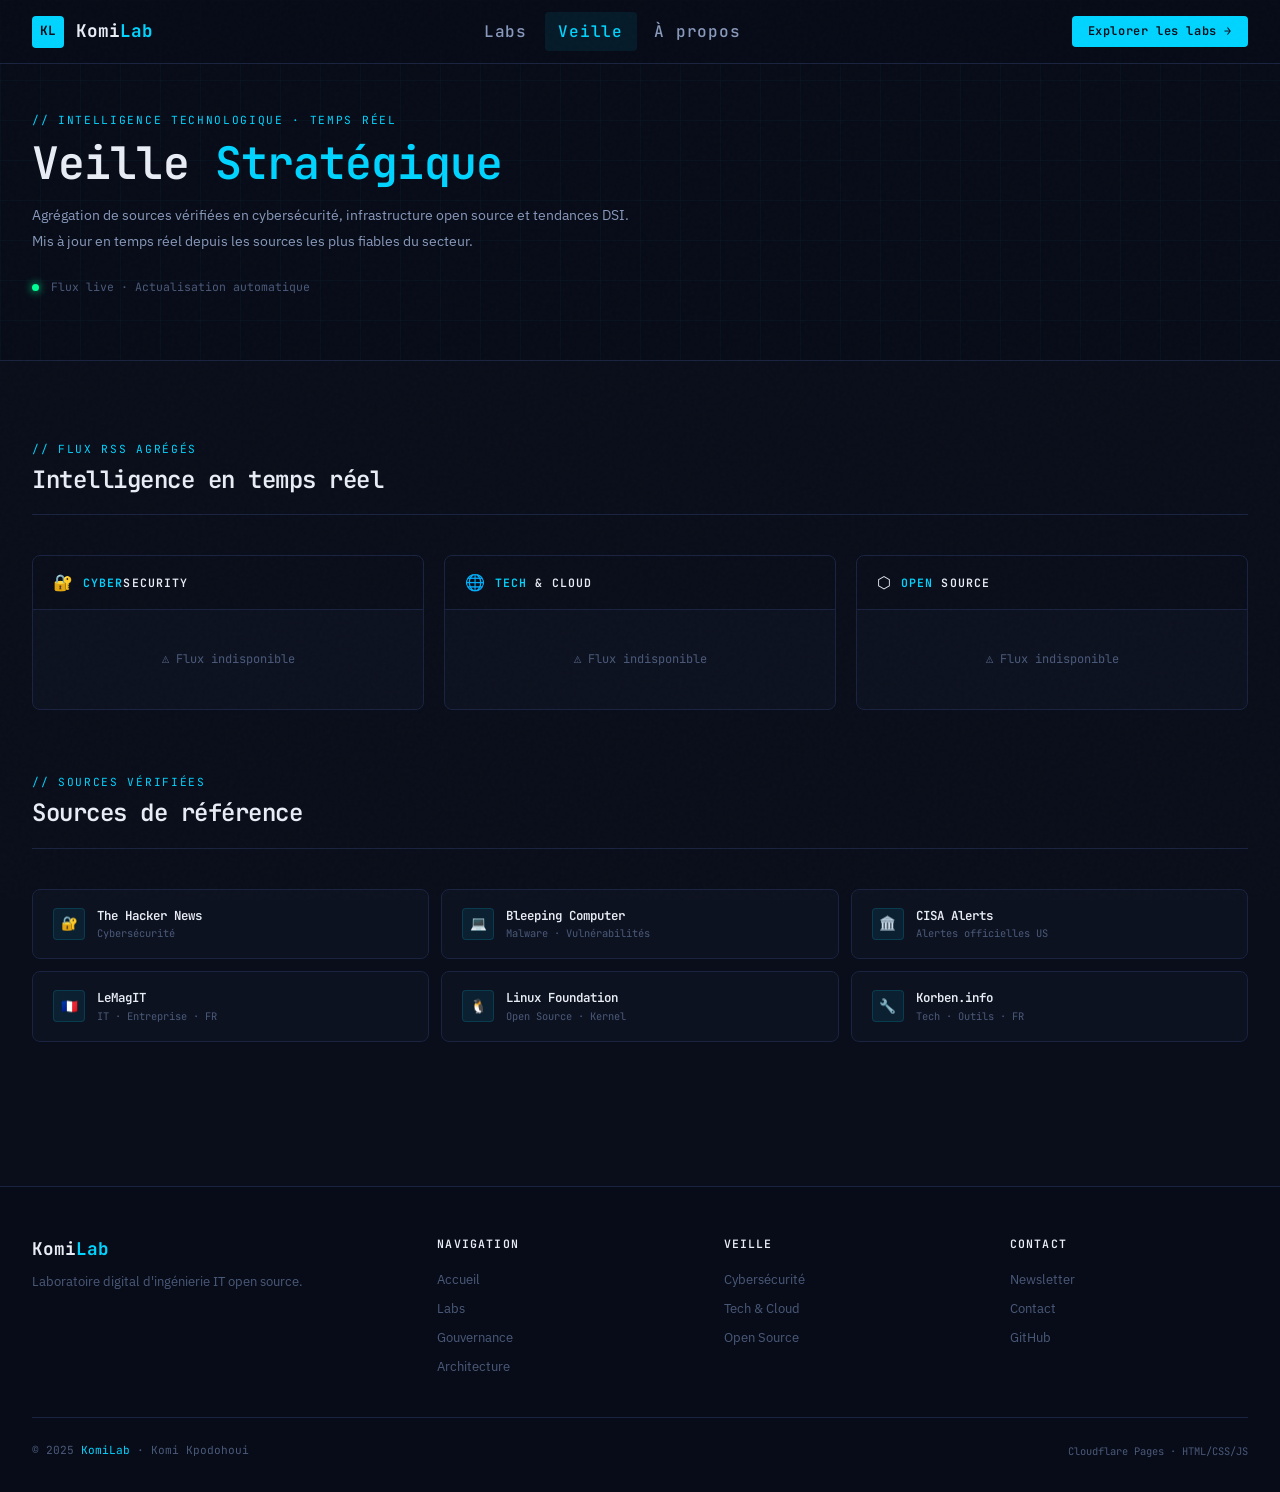
<file: veille.html>
<!DOCTYPE html>
<html lang="fr">
<head>
  <meta charset="UTF-8">
  <meta name="viewport" content="width=device-width, initial-scale=1.0">
  <meta name="description" content="KomiLab Veille — Intelligence technologique, cybersécurité et tendances DSI en temps réel.">
  <title>KomiLab — Veille Technologique</title>
  <link rel="stylesheet" href="assets/css/style.css">
  <style>
    .page-hero { padding:7rem 0 4rem; background:var(--bg-deep); border-bottom:1px solid var(--bg-border); position:relative; overflow:hidden; }
    .page-hero::before { content:''; position:absolute; inset:0; background-image:linear-gradient(rgba(0,212,255,0.03) 1px,transparent 1px),linear-gradient(90deg,rgba(0,212,255,0.03) 1px,transparent 1px); background-size:40px 40px; }
    .page-hero-inner { position:relative; z-index:1; }

    /* VEILLE GRID */
    .veille-layout {
      display: grid;
      grid-template-columns: 1fr 1fr 1fr;
      gap: 1.25rem;
      margin-bottom: 4rem;
    }
    .veille-col-header {
      display: flex; align-items: center; gap: .6rem;
      padding: .85rem 1.25rem;
      border-bottom: 1px solid var(--bg-border);
      background: rgba(0,0,0,.2);
    }
    .veille-col-title {
      font-family: var(--font-mono);
      font-size: .72rem;
      font-weight: 600;
      letter-spacing: .1em;
      text-transform: uppercase;
    }
    .veille-col-title .hl { color: var(--cyan); }

    /* SOURCES LIST */
    .sources-grid {
      display: grid;
      grid-template-columns: repeat(3, 1fr);
      gap: .75rem;
      margin-bottom: 4rem;
    }
    .source-card {
      background: var(--bg-card);
      border: 1px solid var(--bg-border);
      border-radius: var(--radius-md);
      padding: 1rem 1.25rem;
      display: flex;
      align-items: center;
      gap: .75rem;
      transition: all var(--transition);
    }
    .source-card:hover { border-color: rgba(0,212,255,.25); }
    .source-icon {
      width: 32px; height: 32px;
      border-radius: var(--radius-sm);
      background: var(--cyan-ghost);
      border: 1px solid rgba(0,212,255,.15);
      display: flex; align-items: center; justify-content: center;
      font-size: .85rem; flex-shrink: 0;
    }
    .source-name { font-family: var(--font-mono); font-size: .78rem; font-weight: 600; color: var(--text-primary); }
    .source-cat  { font-family: var(--font-mono); font-size: .65rem; color: var(--text-muted); }

    @media(max-width:900px) {
      .veille-layout { grid-template-columns: 1fr; }
      .sources-grid  { grid-template-columns: 1fr 1fr; }
    }
    @media(max-width:600px) {
      .sources-grid { grid-template-columns: 1fr; }
    }
  </style>
</head>
<body>

<!-- NAV -->
<nav class="nav">
  <div class="container nav-inner">
    <a href="index.html" class="nav-logo">
      <div class="logo-mark">KL</div>
      <span class="logo-text">Komi<span>Lab</span></span>
    </a>
    <div class="nav-links">
      <a href="labs.html"         class="nav-link">Labs</a>
      <a href="veille.html"       class="nav-link active">Veille</a>
      <a href="about.html"        class="nav-link">À propos</a>
    </div>
    <a href="labs.html" class="nav-cta">Explorer les labs →</a>
    <button class="nav-hamburger" id="hamburger"><span></span><span></span><span></span></button>
  </div>
</nav>
<div class="mobile-nav" id="mobile-nav">
  <a href="labs.html"         class="mobile-nav-link">Labs</a>
  <a href="veille.html"       class="mobile-nav-link">Veille</a>
  <a href="about.html"        class="mobile-nav-link">À propos</a>
</div>

<!-- HERO -->
<section class="page-hero">
  <div class="container page-hero-inner">
    <div class="section-eyebrow">// Intelligence technologique · Temps réel</div>
    <h1 style="font-size:clamp(1.8rem,4vw,2.8rem);margin-bottom:.75rem;">
      Veille <span style="color:var(--cyan)">Stratégique</span>
    </h1>
    <p style="color:var(--text-secondary);font-size:.9rem;max-width:620px;line-height:1.8;">
      Agrégation de sources vérifiées en cybersécurité, infrastructure open source et tendances DSI. Mis à jour en temps réel depuis les sources les plus fiables du secteur.
    </p>
    <div style="display:flex;align-items:center;gap:.75rem;margin-top:1.5rem;font-family:var(--font-mono);font-size:.72rem;color:var(--text-muted);">
      <span style="width:7px;height:7px;background:var(--green-ok);border-radius:50%;box-shadow:0 0 8px var(--green-ok);animation:pulse 2s infinite;display:inline-block;"></span>
      Flux live · Actualisation automatique
    </div>
  </div>
</section>

<section class="section">
  <div class="container">

    <!-- 3 COL VEILLE -->
    <div class="section-header">
      <div class="section-header-left">
        <div class="section-eyebrow">// Flux RSS agrégés</div>
        <h2 class="section-title">Intelligence en temps réel</h2>
      </div>
    </div>

    <div class="veille-layout">
      <!-- CYBER -->
      <div class="news-col animate-in">
        <div class="veille-col-header">
          <span>🔐</span>
          <span class="veille-col-title"><span class="hl">CYBER</span>SECURITY</span>
        </div>
        <div class="news-items" id="v-cyber">
          <div class="news-loading">Chargement…<div class="news-loading-bar"></div></div>
        </div>
      </div>
      <!-- TECH -->
      <div class="news-col animate-in" style="transition-delay:.08s">
        <div class="veille-col-header">
          <span>🌐</span>
          <span class="veille-col-title"><span class="hl">TECH</span> & CLOUD</span>
        </div>
        <div class="news-items" id="v-tech">
          <div class="news-loading">Chargement…<div class="news-loading-bar"></div></div>
        </div>
      </div>
      <!-- OPEN SOURCE -->
      <div class="news-col animate-in" style="transition-delay:.16s">
        <div class="veille-col-header">
          <span>⬡</span>
          <span class="veille-col-title"><span class="hl">OPEN</span> SOURCE</span>
        </div>
        <div class="news-items" id="v-oss">
          <div class="news-loading">Chargement…<div class="news-loading-bar"></div></div>
        </div>
      </div>
    </div>

    <!-- SOURCES -->
    <div class="section-header">
      <div class="section-header-left">
        <div class="section-eyebrow">// Sources vérifiées</div>
        <h2 class="section-title">Sources de référence</h2>
      </div>
    </div>
    <div class="sources-grid">
      <div class="source-card animate-in">
        <div class="source-icon">🔐</div>
        <div><div class="source-name">The Hacker News</div><div class="source-cat">Cybersécurité</div></div>
      </div>
      <div class="source-card animate-in" style="transition-delay:.05s">
        <div class="source-icon">💻</div>
        <div><div class="source-name">Bleeping Computer</div><div class="source-cat">Malware · Vulnérabilités</div></div>
      </div>
      <div class="source-card animate-in" style="transition-delay:.1s">
        <div class="source-icon">🏛️</div>
        <div><div class="source-name">CISA Alerts</div><div class="source-cat">Alertes officielles US</div></div>
      </div>
      <div class="source-card animate-in" style="transition-delay:.15s">
        <div class="source-icon">🇫🇷</div>
        <div><div class="source-name">LeMagIT</div><div class="source-cat">IT · Entreprise · FR</div></div>
      </div>
      <div class="source-card animate-in" style="transition-delay:.2s">
        <div class="source-icon">🐧</div>
        <div><div class="source-name">Linux Foundation</div><div class="source-cat">Open Source · Kernel</div></div>
      </div>
      <div class="source-card animate-in" style="transition-delay:.25s">
        <div class="source-icon">🔧</div>
        <div><div class="source-name">Korben.info</div><div class="source-cat">Tech · Outils · FR</div></div>
      </div>
    </div>

  </div>
</section>

<!-- FOOTER -->
<footer class="footer">
  <div class="container">
    <div class="footer-inner">
      <div><div class="footer-brand-name">Komi<span>Lab</span></div><p class="footer-brand-desc">Laboratoire digital d'ingénierie IT open source.</p></div>
      <div>
        <div class="footer-col-title">Navigation</div>
        <div class="footer-links">
          <a href="index.html"        class="footer-link">Accueil</a>
          <a href="labs.html"         class="footer-link">Labs</a>
          <a href="governance.html"   class="footer-link">Gouvernance</a>
          <a href="architecture.html" class="footer-link">Architecture</a>
        </div>
      </div>
      <div>
        <div class="footer-col-title">Veille</div>
        <div class="footer-links">
          <a href="#" class="footer-link">Cybersécurité</a>
          <a href="#" class="footer-link">Tech & Cloud</a>
          <a href="#" class="footer-link">Open Source</a>
        </div>
      </div>
      <div>
        <div class="footer-col-title">Contact</div>
        <div class="footer-links">
          <a href="about.html#newsletter" class="footer-link">Newsletter</a>
          <a href="about.html#contact"    class="footer-link">Contact</a>
          <a href="https://github.com/komilab" target="_blank" class="footer-link">GitHub</a>
        </div>
      </div>
    </div>
    <div class="footer-bottom">
      <div class="footer-copy">© 2025 <span>KomiLab</span> · Komi Kpodohoui</div>
      <div class="footer-stack">Cloudflare Pages · HTML/CSS/JS</div>
    </div>
  </div>
</footer>

<script src="assets/js/main.js"></script>
<script>
// Extended RSS for veille page
const RSS = 'https://api.rss2json.com/v1/api.json';
const FEEDS = {
  cyber: [
    { name:'The Hacker News', url:'https://feeds.feedburner.com/TheHackersNews' },
    { name:'Bleeping Computer', url:'https://www.bleepingcomputer.com/feed/' },
    { name:'CISA', url:'https://www.cisa.gov/news.xml' },
  ],
  tech: [
    { name:'LeMagIT', url:'https://www.lemagit.fr/rss/AllArticles.rss' },
    { name:'Korben', url:'https://korben.info/feed' },
  ],
  oss: [
    { name:'Linux Foundation', url:'https://www.linuxfoundation.org/feed/' },
    { name:'Phoronix', url:'https://www.phoronix.com/rss.php' },
  ]
};

function tAgo(d) {
  const s = Math.floor((Date.now()-new Date(d))/1000);
  if(s<60) return "instant"; if(s<3600) return `${Math.floor(s/60)}min`;
  if(s<86400) return `${Math.floor(s/3600)}h`; return `${Math.floor(s/86400)}j`;
}
function trunc(s,n=95){return s&&s.length>n?s.slice(0,n)+'…':s||'';}

async function loadFeed(sources) {
  const all = await Promise.all(sources.map(async s => {
    try {
      const r = await fetch(`${RSS}?rss_url=${encodeURIComponent(s.url)}&count=4`);
      const d = await r.json();
      if(d.status!=='ok') return [];
      return d.items.map(i=>({title:i.title,link:i.link,date:i.pubDate,source:s.name}));
    } catch { return []; }
  }));
  return all.flat().sort((a,b)=>new Date(b.date)-new Date(a.date)).slice(0,7);
}

function renderFeed(items, id) {
  const el = document.getElementById(id);
  if(!el) return;
  if(!items.length) { el.innerHTML='<div class="news-loading">⚠ Flux indisponible</div>'; return; }
  el.innerHTML = items.map(i=>`
    <a class="news-item" href="${i.link}" target="_blank" rel="noopener noreferrer">
      <span class="news-item-title">${trunc(i.title)}</span>
      <span class="news-item-meta">
        <span class="news-item-source">${i.source}</span>
        <span class="news-dot">●</span>
        <span>${tAgo(i.date)}</span>
      </span>
    </a>`).join('');
}

(async () => {
  const [cyber, tech, oss] = await Promise.all([
    loadFeed(FEEDS.cyber),
    loadFeed(FEEDS.tech),
    loadFeed(FEEDS.oss)
  ]);
  renderFeed(cyber, 'v-cyber');
  renderFeed(tech,  'v-tech');
  renderFeed(oss,   'v-oss');
})();
</script>
</body>
</html>
</file>
<file: assets/css/style.css>
/* ============================================================
   KOMILAB.ORG — Design System
   Theme: Terminal Blueprint / Engineering Dark
   ============================================================ */

@import url('https://fonts.googleapis.com/css2?family=JetBrains+Mono:wght@300;400;500;600;700&family=IBM+Plex+Sans:wght@300;400;500;600&family=IBM+Plex+Mono:wght@400;500&display=swap');

/* ── VARIABLES ────────────────────────────────────────────── */
:root {
  --bg-deep:        #080C18;
  --bg-main:        #0A0E1A;
  --bg-card:        #0D1220;
  --bg-card-hover:  #111827;
  --bg-border:      #1a2340;
  --bg-input:       #0f1624;

  --cyan:           #00D4FF;
  --cyan-dim:       #00a8cc;
  --cyan-ghost:     rgba(0, 212, 255, 0.08);
  --cyan-glow:      rgba(0, 212, 255, 0.25);

  --blue-mid:       #1E3A5F;
  --blue-accent:    #2563EB;
  --green-ok:       #00FF94;
  --orange-warn:    #FF8C42;
  --red-alert:      #FF4C4C;
  --yellow-note:    #FFD166;

  --text-primary:   #E8EDF5;
  --text-secondary: #8899BB;
  --text-muted:     #4A5A7A;
  --text-accent:    #00D4FF;

  --font-mono:      'JetBrains Mono', 'Fira Code', monospace;
  --font-body:      'IBM Plex Sans', sans-serif;
  --font-code:      'IBM Plex Mono', monospace;

  --radius-sm:      4px;
  --radius-md:      8px;
  --radius-lg:      12px;

  --transition:     0.2s ease;
  --transition-slow: 0.4s ease;

  --shadow-card:    0 4px 24px rgba(0,0,0,0.4), 0 0 0 1px var(--bg-border);
  --shadow-glow:    0 0 20px var(--cyan-glow);
  --shadow-glow-sm: 0 0 8px rgba(0, 212, 255, 0.3);
}

/* ── RESET ────────────────────────────────────────────────── */
*, *::before, *::after { box-sizing: border-box; margin: 0; padding: 0; }
html { scroll-behavior: smooth; font-size: 16px; }
body {
  font-family: var(--font-body);
  background: var(--bg-main);
  color: var(--text-primary);
  line-height: 1.6;
  overflow-x: hidden;
  min-height: 100vh;
}
a { color: inherit; text-decoration: none; }
img { max-width: 100%; display: block; }
button { cursor: pointer; border: none; background: none; font-family: inherit; }
ul { list-style: none; }

/* ── SCROLLBAR ────────────────────────────────────────────── */
::-webkit-scrollbar { width: 6px; }
::-webkit-scrollbar-track { background: var(--bg-deep); }
::-webkit-scrollbar-thumb { background: var(--blue-mid); border-radius: 3px; }
::-webkit-scrollbar-thumb:hover { background: var(--cyan-dim); }

/* ── NOISE TEXTURE OVERLAY ────────────────────────────────── */
body::before {
  content: '';
  position: fixed;
  inset: 0;
  background-image: url("data:image/svg+xml,%3Csvg viewBox='0 0 256 256' xmlns='http://www.w3.org/2000/svg'%3E%3Cfilter id='noise'%3E%3CfeTurbulence type='fractalNoise' baseFrequency='0.9' numOctaves='4' stitchTiles='stitch'/%3E%3C/filter%3E%3Crect width='100%25' height='100%25' filter='url(%23noise)' opacity='1'/%3E%3C/svg%3E");
  opacity: 0.018;
  pointer-events: none;
  z-index: 9999;
}

/* ── GRID BACKGROUND ──────────────────────────────────────── */
.grid-bg {
  background-image:
    linear-gradient(rgba(0, 212, 255, 0.03) 1px, transparent 1px),
    linear-gradient(90deg, rgba(0, 212, 255, 0.03) 1px, transparent 1px);
  background-size: 40px 40px;
}

/* ── TYPOGRAPHY ───────────────────────────────────────────── */
h1, h2, h3, h4, h5 {
  font-family: var(--font-mono);
  font-weight: 600;
  letter-spacing: -0.02em;
  line-height: 1.2;
}
h1 { font-size: clamp(2rem, 5vw, 3.5rem); }
h2 { font-size: clamp(1.5rem, 3vw, 2rem); }
h3 { font-size: 1.25rem; }
h4 { font-size: 1rem; }

.mono { font-family: var(--font-mono); }
.label-tag {
  font-family: var(--font-mono);
  font-size: 0.7rem;
  font-weight: 500;
  letter-spacing: 0.15em;
  text-transform: uppercase;
  color: var(--cyan);
}

/* ── LAYOUT ───────────────────────────────────────────────── */
.container {
  max-width: 1280px;
  margin: 0 auto;
  padding: 0 2rem;
}
.section { padding: 5rem 0; }
.section-sm { padding: 3rem 0; }

/* ── NAVIGATION ───────────────────────────────────────────── */
.nav {
  position: fixed;
  top: 0; left: 0; right: 0;
  z-index: 1000;
  background: rgba(8, 12, 24, 0.92);
  backdrop-filter: blur(16px);
  border-bottom: 1px solid var(--bg-border);
  height: 64px;
  display: flex;
  align-items: center;
}
.nav-inner {
  display: flex;
  align-items: center;
  justify-content: space-between;
  width: 100%;
}
.nav-logo {
  display: flex;
  align-items: center;
  gap: 0.75rem;
  font-family: var(--font-mono);
  font-weight: 700;
  font-size: 1.1rem;
  color: var(--text-primary);
}
.nav-logo .logo-mark {
  width: 32px; height: 32px;
  background: var(--cyan);
  display: flex; align-items: center; justify-content: center;
  border-radius: 4px;
  font-size: 0.8rem;
  font-weight: 700;
  color: var(--bg-deep);
}
.nav-logo .logo-text span { color: var(--cyan); }

.nav-links {
  display: flex;
  align-items: center;
  gap: 0.25rem;
}
.nav-link {
  font-family: var(--font-mono);
  font-size: 1rem;
  font-weight: 500;
  color: var(--text-secondary);
  padding: 0.4rem 0.85rem;
  border-radius: var(--radius-sm);
  transition: color var(--transition), background var(--transition);
  letter-spacing: 0.05em;
}
.nav-link:hover, .nav-link.active {
  color: var(--cyan);
  background: var(--cyan-ghost);
}
.nav-cta {
  font-family: var(--font-mono);
  font-size: 0.75rem;
  font-weight: 600;
  color: var(--bg-deep);
  background: var(--cyan);
  padding: 0.4rem 1rem;
  border-radius: var(--radius-sm);
  transition: opacity var(--transition), box-shadow var(--transition);
  letter-spacing: 0.05em;
}
.nav-cta:hover { opacity: 0.85; box-shadow: var(--shadow-glow-sm); }

.nav-hamburger {
  display: none;
  flex-direction: column;
  gap: 5px;
  padding: 8px;
}
.nav-hamburger span {
  width: 22px; height: 2px;
  background: var(--text-secondary);
  border-radius: 2px;
  transition: var(--transition);
}

/* ── HERO ─────────────────────────────────────────────────── */
.hero {
  min-height: 100vh;
  display: flex;
  align-items: center;
  padding-top: 64px;
  position: relative;
  overflow: hidden;
}
.hero-bg {
  position: absolute;
  inset: 0;
  background:
    radial-gradient(ellipse 80% 60% at 60% 40%, rgba(0, 212, 255, 0.06) 0%, transparent 60%),
    radial-gradient(ellipse 50% 50% at 10% 80%, rgba(37, 99, 235, 0.08) 0%, transparent 50%),
    var(--bg-deep);
}
.hero-grid {
  position: absolute;
  inset: 0;
  background-image:
    linear-gradient(rgba(0, 212, 255, 0.04) 1px, transparent 1px),
    linear-gradient(90deg, rgba(0, 212, 255, 0.04) 1px, transparent 1px);
  background-size: 60px 60px;
}
.hero-content {
  position: relative;
  z-index: 2;
  max-width: 780px;
}
.hero-badge {
  display: inline-flex;
  align-items: center;
  gap: 0.5rem;
  background: var(--cyan-ghost);
  border: 1px solid rgba(0, 212, 255, 0.2);
  border-radius: 100px;
  padding: 0.35rem 0.85rem;
  font-family: var(--font-mono);
  font-size: 0.7rem;
  color: var(--cyan);
  letter-spacing: 0.1em;
  text-transform: uppercase;
  margin-bottom: 2rem;
  opacity: 0;
  animation: fadeUp 0.6s ease 0.2s forwards;
}
.hero-badge::before {
  content: '';
  width: 6px; height: 6px;
  background: var(--cyan);
  border-radius: 50%;
  box-shadow: 0 0 6px var(--cyan);
  animation: pulse 2s infinite;
}
.hero-title {
  font-size: clamp(2.5rem, 6vw, 4.5rem);
  line-height: 1.05;
  margin-bottom: 1.5rem;
  opacity: 0;
  animation: fadeUp 0.6s ease 0.35s forwards;
}
.hero-title .line-accent { color: var(--cyan); display: block; }
.hero-title .line-dim { color: var(--text-secondary); }

.hero-sub {
  font-size: 1.05rem;
  color: var(--text-secondary);
  max-width: 560px;
  line-height: 1.7;
  margin-bottom: 2.5rem;
  opacity: 0;
  animation: fadeUp 0.6s ease 0.5s forwards;
}
.hero-actions {
  display: flex;
  gap: 1rem;
  flex-wrap: wrap;
  opacity: 0;
  animation: fadeUp 0.6s ease 0.65s forwards;
}

.hero-stats {
  position: absolute;
  right: 0;
  top: 50%;
  transform: translateY(-50%);
  display: flex;
  flex-direction: column;
  gap: 1rem;
  opacity: 0;
  animation: fadeRight 0.8s ease 0.8s forwards;
}
.stat-card {
  background: var(--bg-card);
  border: 1px solid var(--bg-border);
  border-radius: var(--radius-md);
  padding: 1.25rem 1.5rem;
  min-width: 180px;
  position: relative;
  overflow: hidden;
}
.stat-card::before {
  content: '';
  position: absolute;
  left: 0; top: 0; bottom: 0;
  width: 3px;
  background: var(--cyan);
  border-radius: 0 2px 2px 0;
}
.stat-value {
  font-family: var(--font-mono);
  font-size: 2rem;
  font-weight: 700;
  color: var(--cyan);
  line-height: 1;
}
.stat-label {
  font-size: 0.75rem;
  color: var(--text-muted);
  margin-top: 0.25rem;
  font-family: var(--font-mono);
}

/* ── TERMINAL PROMPT ──────────────────────────────────────── */
.terminal-prompt {
  font-family: var(--font-mono);
  font-size: 0.85rem;
  color: var(--text-secondary);
  display: flex;
  align-items: center;
  gap: 0.5rem;
  margin-bottom: 3rem;
  opacity: 0;
  animation: fadeUp 0.6s ease 0.8s forwards;
}
.terminal-prompt .prompt-sym { color: var(--cyan); }
.terminal-prompt .prompt-cmd { color: var(--text-primary); }
.terminal-prompt .cursor {
  width: 8px; height: 16px;
  background: var(--cyan);
  display: inline-block;
  animation: blink 1.2s step-end infinite;
  border-radius: 1px;
}

/* ── BUTTONS ──────────────────────────────────────────────── */
.btn {
  display: inline-flex;
  align-items: center;
  gap: 0.5rem;
  font-family: var(--font-mono);
  font-size: 0.82rem;
  font-weight: 600;
  letter-spacing: 0.05em;
  padding: 0.7rem 1.4rem;
  border-radius: var(--radius-sm);
  transition: all var(--transition);
}
.btn-primary {
  background: var(--cyan);
  color: var(--bg-deep);
}
.btn-primary:hover {
  opacity: 0.88;
  box-shadow: var(--shadow-glow);
  transform: translateY(-1px);
}
.btn-outline {
  background: transparent;
  color: var(--cyan);
  border: 1px solid rgba(0, 212, 255, 0.35);
}
.btn-outline:hover {
  background: var(--cyan-ghost);
  border-color: var(--cyan);
}
.btn-ghost {
  background: transparent;
  color: var(--text-secondary);
  border: 1px solid var(--bg-border);
}
.btn-ghost:hover {
  color: var(--text-primary);
  border-color: var(--text-muted);
}

/* ── SECTION HEADER ───────────────────────────────────────── */
.section-header {
  display: flex;
  align-items: flex-end;
  justify-content: space-between;
  margin-bottom: 2.5rem;
  padding-bottom: 1.25rem;
  border-bottom: 1px solid var(--bg-border);
}
.section-header-left {}
.section-eyebrow {
  font-family: var(--font-mono);
  font-size: 0.7rem;
  color: var(--cyan);
  letter-spacing: 0.15em;
  text-transform: uppercase;
  margin-bottom: 0.4rem;
}
.section-title {
  font-size: 1.5rem;
  color: var(--text-primary);
}

/* ── LAB CARDS ────────────────────────────────────────────── */
.labs-grid {
  display: grid;
  grid-template-columns: repeat(auto-fill, minmax(360px, 1fr));
  gap: 1.25rem;
}
.lab-card {
  background: var(--bg-card);
  border: 1px solid var(--bg-border);
  border-radius: var(--radius-md);
  padding: 1.5rem;
  transition: all var(--transition);
  position: relative;
  overflow: hidden;
  display: flex;
  flex-direction: column;
}
.lab-card::before {
  content: '';
  position: absolute;
  top: 0; left: 0; right: 0;
  height: 2px;
  background: linear-gradient(90deg, var(--cyan), transparent);
  opacity: 0;
  transition: opacity var(--transition);
}
.lab-card:hover {
  border-color: rgba(0, 212, 255, 0.2);
  background: var(--bg-card-hover);
  transform: translateY(-2px);
  box-shadow: var(--shadow-card);
}
.lab-card:hover::before { opacity: 1; }

.lab-card-meta {
  display: flex;
  align-items: center;
  justify-content: space-between;
  margin-bottom: 1rem;
}
.lab-level {
  font-family: var(--font-mono);
  font-size: 0.65rem;
  font-weight: 600;
  letter-spacing: 0.12em;
  text-transform: uppercase;
  padding: 0.2rem 0.6rem;
  border-radius: 100px;
}
.level-lab       { color: #00FF94; background: rgba(0,255,148,0.1); border: 1px solid rgba(0,255,148,0.2); }
.level-pilote    { color: #FFD166; background: rgba(255,209,102,0.1); border: 1px solid rgba(255,209,102,0.2); }
.level-production{ color: #00D4FF; background: rgba(0,212,255,0.1); border: 1px solid rgba(0,212,255,0.2); }
.level-expert    { color: #FF8C42; background: rgba(255,140,66,0.1); border: 1px solid rgba(255,140,66,0.2); }

.lab-env {
  font-family: var(--font-mono);
  font-size: 0.65rem;
  color: var(--text-muted);
}
.lab-card-title {
  font-size: 1rem;
  font-weight: 600;
  color: var(--text-primary);
  margin-bottom: 0.75rem;
  line-height: 1.35;
  font-family: var(--font-mono);
}
.lab-card-excerpt {
  font-size: 0.83rem;
  color: var(--text-secondary);
  line-height: 1.6;
  flex: 1;
  margin-bottom: 1.25rem;
}
.lab-card-footer {
  display: flex;
  align-items: center;
  justify-content: space-between;
  padding-top: 1rem;
  border-top: 1px solid var(--bg-border);
}
.lab-tags {
  display: flex;
  flex-wrap: wrap;
  gap: 0.35rem;
}
.lab-tag {
  font-family: var(--font-mono);
  font-size: 0.62rem;
  color: var(--text-muted);
  background: rgba(255,255,255,0.04);
  border: 1px solid var(--bg-border);
  padding: 0.15rem 0.5rem;
  border-radius: var(--radius-sm);
}
.lab-duration {
  font-family: var(--font-mono);
  font-size: 0.7rem;
  color: var(--text-muted);
  white-space: nowrap;
}
.lab-card-link {
  display: inline-flex;
  align-items: center;
  gap: 0.35rem;
  font-family: var(--font-mono);
  font-size: 0.72rem;
  font-weight: 600;
  color: var(--cyan);
  margin-top: 1rem;
  transition: gap var(--transition);
}
.lab-card-link:hover { gap: 0.55rem; }

/* ── NEWS FEED ────────────────────────────────────────────── */
.news-grid {
  display: grid;
  grid-template-columns: 1fr 1fr;
  gap: 1.5rem;
}
.news-col {
  background: var(--bg-card);
  border: 1px solid var(--bg-border);
  border-radius: var(--radius-md);
  overflow: hidden;
}
.news-col-header {
  display: flex;
  align-items: center;
  gap: 0.6rem;
  padding: 0.85rem 1.25rem;
  border-bottom: 1px solid var(--bg-border);
  background: rgba(0,0,0,0.2);
}
.news-col-icon {
  font-size: 0.85rem;
}
.news-col-title {
  font-family: var(--font-mono);
  font-size: 0.75rem;
  font-weight: 600;
  letter-spacing: 0.1em;
  text-transform: uppercase;
  color: var(--text-secondary);
}
.news-col-title span { color: var(--cyan); }

.news-items { padding: 0.5rem 0; }
.news-item {
  display: flex;
  flex-direction: column;
  gap: 0.2rem;
  padding: 0.75rem 1.25rem;
  border-bottom: 1px solid rgba(26,35,64,0.5);
  transition: background var(--transition);
  cursor: pointer;
}
.news-item:last-child { border-bottom: none; }
.news-item:hover { background: var(--cyan-ghost); }
.news-item-title {
  font-size: 0.82rem;
  color: var(--text-primary);
  line-height: 1.4;
  font-weight: 500;
}
.news-item:hover .news-item-title { color: var(--cyan); }
.news-item-meta {
  display: flex;
  align-items: center;
  gap: 0.5rem;
  font-family: var(--font-mono);
  font-size: 0.65rem;
  color: var(--text-muted);
}
.news-item-source { color: var(--cyan-dim); }
.news-dot { font-size: 0.4rem; }
.news-loading {
  padding: 2rem;
  text-align: center;
  font-family: var(--font-mono);
  font-size: 0.75rem;
  color: var(--text-muted);
}
.news-loading-bar {
  width: 100%;
  height: 2px;
  background: var(--bg-border);
  border-radius: 2px;
  margin-top: 0.75rem;
  overflow: hidden;
}
.news-loading-bar::after {
  content: '';
  display: block;
  height: 100%;
  width: 40%;
  background: var(--cyan);
  animation: loading-scan 1.5s ease infinite;
  border-radius: 2px;
}

/* ── DOMAINS SECTION ──────────────────────────────────────── */
.domains-grid {
  display: grid;
  grid-template-columns: repeat(3, 1fr);
  gap: 1rem;
}
.domain-card {
  background: var(--bg-card);
  border: 1px solid var(--bg-border);
  border-radius: var(--radius-md);
  padding: 1.5rem;
  transition: all var(--transition);
  cursor: pointer;
}
.domain-card:hover {
  border-color: rgba(0, 212, 255, 0.25);
  background: var(--bg-card-hover);
}
.domain-icon {
  font-size: 1.5rem;
  margin-bottom: 0.75rem;
  display: block;
}
.domain-title {
  font-family: var(--font-mono);
  font-size: 0.85rem;
  font-weight: 600;
  color: var(--text-primary);
  margin-bottom: 0.4rem;
}
.domain-count {
  font-family: var(--font-mono);
  font-size: 0.7rem;
  color: var(--cyan);
}

/* ── CODE BLOCKS ──────────────────────────────────────────── */
.code-block-wrapper {
  position: relative;
  margin: 1.5rem 0;
  border-radius: var(--radius-md);
  overflow: hidden;
  border: 1px solid var(--bg-border);
}
.code-block-header {
  display: flex;
  align-items: center;
  justify-content: space-between;
  padding: 0.5rem 1rem;
  background: rgba(0,0,0,0.3);
  border-bottom: 1px solid var(--bg-border);
}
.code-block-lang {
  font-family: var(--font-mono);
  font-size: 0.65rem;
  color: var(--text-muted);
  letter-spacing: 0.1em;
  text-transform: uppercase;
}
.copy-btn {
  display: flex;
  align-items: center;
  gap: 0.35rem;
  font-family: var(--font-mono);
  font-size: 0.65rem;
  font-weight: 600;
  color: var(--text-muted);
  background: rgba(255,255,255,0.05);
  border: 1px solid var(--bg-border);
  padding: 0.25rem 0.65rem;
  border-radius: var(--radius-sm);
  transition: all var(--transition);
  letter-spacing: 0.05em;
}
.copy-btn:hover {
  color: var(--cyan);
  border-color: rgba(0, 212, 255, 0.3);
  background: var(--cyan-ghost);
}
.copy-btn.copied {
  color: var(--green-ok);
  border-color: rgba(0, 255, 148, 0.3);
  background: rgba(0, 255, 148, 0.05);
}
.copy-btn svg { width: 12px; height: 12px; }
pre {
  background: rgba(0,0,0,0.25);
  padding: 1.25rem;
  overflow-x: auto;
  margin: 0;
}
code {
  font-family: var(--font-code);
  font-size: 0.82rem;
  line-height: 1.7;
}

/* ── BADGES / PILLS ───────────────────────────────────────── */
.badge {
  display: inline-flex;
  align-items: center;
  gap: 0.3rem;
  font-family: var(--font-mono);
  font-size: 0.65rem;
  font-weight: 600;
  letter-spacing: 0.1em;
  text-transform: uppercase;
  padding: 0.2rem 0.65rem;
  border-radius: 100px;
}
.badge-cyan   { color: var(--cyan); background: var(--cyan-ghost); border: 1px solid rgba(0,212,255,0.2); }
.badge-green  { color: var(--green-ok); background: rgba(0,255,148,0.08); border: 1px solid rgba(0,255,148,0.2); }
.badge-orange { color: var(--orange-warn); background: rgba(255,140,66,0.08); border: 1px solid rgba(255,140,66,0.2); }

/* ── FOOTER ───────────────────────────────────────────────── */
.footer {
  background: var(--bg-deep);
  border-top: 1px solid var(--bg-border);
  padding: 3rem 0 2rem;
}
.footer-inner {
  display: grid;
  grid-template-columns: 1.5fr 1fr 1fr 1fr;
  gap: 3rem;
  margin-bottom: 2.5rem;
}
.footer-brand-name {
  font-family: var(--font-mono);
  font-weight: 700;
  font-size: 1.1rem;
  color: var(--text-primary);
  margin-bottom: 0.5rem;
}
.footer-brand-name span { color: var(--cyan); }
.footer-brand-desc {
  font-size: 0.82rem;
  color: var(--text-muted);
  line-height: 1.6;
  margin-bottom: 1rem;
}
.footer-socials {
  display: flex;
  gap: 0.5rem;
}
.footer-social {
  width: 32px; height: 32px;
  background: var(--bg-card);
  border: 1px solid var(--bg-border);
  border-radius: var(--radius-sm);
  display: flex; align-items: center; justify-content: center;
  font-size: 0.75rem;
  color: var(--text-muted);
  transition: all var(--transition);
}
.footer-social:hover { color: var(--cyan); border-color: rgba(0,212,255,0.3); }
.footer-col-title {
  font-family: var(--font-mono);
  font-size: 0.72rem;
  font-weight: 600;
  color: var(--text-primary);
  letter-spacing: 0.1em;
  text-transform: uppercase;
  margin-bottom: 1rem;
}
.footer-links { display: flex; flex-direction: column; gap: 0.5rem; }
.footer-link {
  font-size: 0.82rem;
  color: var(--text-muted);
  transition: color var(--transition);
}
.footer-link:hover { color: var(--cyan); }
.footer-bottom {
  display: flex;
  align-items: center;
  justify-content: space-between;
  padding-top: 1.5rem;
  border-top: 1px solid var(--bg-border);
}
.footer-copy {
  font-family: var(--font-mono);
  font-size: 0.7rem;
  color: var(--text-muted);
}
.footer-copy span { color: var(--cyan); }
.footer-stack {
  font-family: var(--font-mono);
  font-size: 0.65rem;
  color: var(--text-muted);
}

/* ── ANIMATIONS ───────────────────────────────────────────── */
@keyframes fadeUp {
  from { opacity: 0; transform: translateY(20px); }
  to   { opacity: 1; transform: translateY(0); }
}
@keyframes fadeRight {
  from { opacity: 0; transform: translate(20px, -50%); }
  to   { opacity: 1; transform: translate(0, -50%); }
}
@keyframes blink {
  0%, 100% { opacity: 1; }
  50% { opacity: 0; }
}
@keyframes pulse {
  0%, 100% { box-shadow: 0 0 6px var(--cyan); }
  50% { box-shadow: 0 0 12px var(--cyan), 0 0 20px rgba(0,212,255,0.4); }
}
@keyframes loading-scan {
  0%   { transform: translateX(-100%); }
  100% { transform: translateX(350%); }
}
@keyframes slideIn {
  from { opacity: 0; transform: translateY(16px); }
  to   { opacity: 1; transform: translateY(0); }
}

.animate-in {
  opacity: 0;
  transform: translateY(16px);
  transition: opacity 0.5s ease, transform 0.5s ease;
}
.animate-in.visible {
  opacity: 1;
  transform: translateY(0);
}

/* ── MOBILE NAV ───────────────────────────────────────────── */
.mobile-nav {
  display: none;
  position: fixed;
  top: 64px; left: 0; right: 0;
  background: rgba(8, 12, 24, 0.98);
  border-bottom: 1px solid var(--bg-border);
  padding: 1rem;
  flex-direction: column;
  gap: 0.25rem;
  z-index: 999;
  backdrop-filter: blur(16px);
}
.mobile-nav.open { display: flex; }
.mobile-nav-link {
  font-family: var(--font-mono);
  font-size: 0.85rem;
  color: var(--text-secondary);
  padding: 0.65rem 0.75rem;
  border-radius: var(--radius-sm);
  transition: all var(--transition);
}
.mobile-nav-link:hover { color: var(--cyan); background: var(--cyan-ghost); }

/* ── RESPONSIVE ───────────────────────────────────────────── */
@media (max-width: 1024px) {
  .hero-stats { display: none; }
  .domains-grid { grid-template-columns: repeat(2, 1fr); }
  .footer-inner { grid-template-columns: 1fr 1fr; gap: 2rem; }
}
@media (max-width: 768px) {
  .nav-links, .nav-cta { display: none; }
  .nav-hamburger { display: flex; }
  .labs-grid { grid-template-columns: 1fr; }
  .news-grid { grid-template-columns: 1fr; }
  .domains-grid { grid-template-columns: 1fr 1fr; }
  .section-header { flex-direction: column; align-items: flex-start; gap: 1rem; }
  .footer-inner { grid-template-columns: 1fr; gap: 1.5rem; }
  .footer-bottom { flex-direction: column; gap: 0.5rem; text-align: center; }
}
@media (max-width: 480px) {
  .container { padding: 0 1rem; }
  .domains-grid { grid-template-columns: 1fr; }
}
</file>
